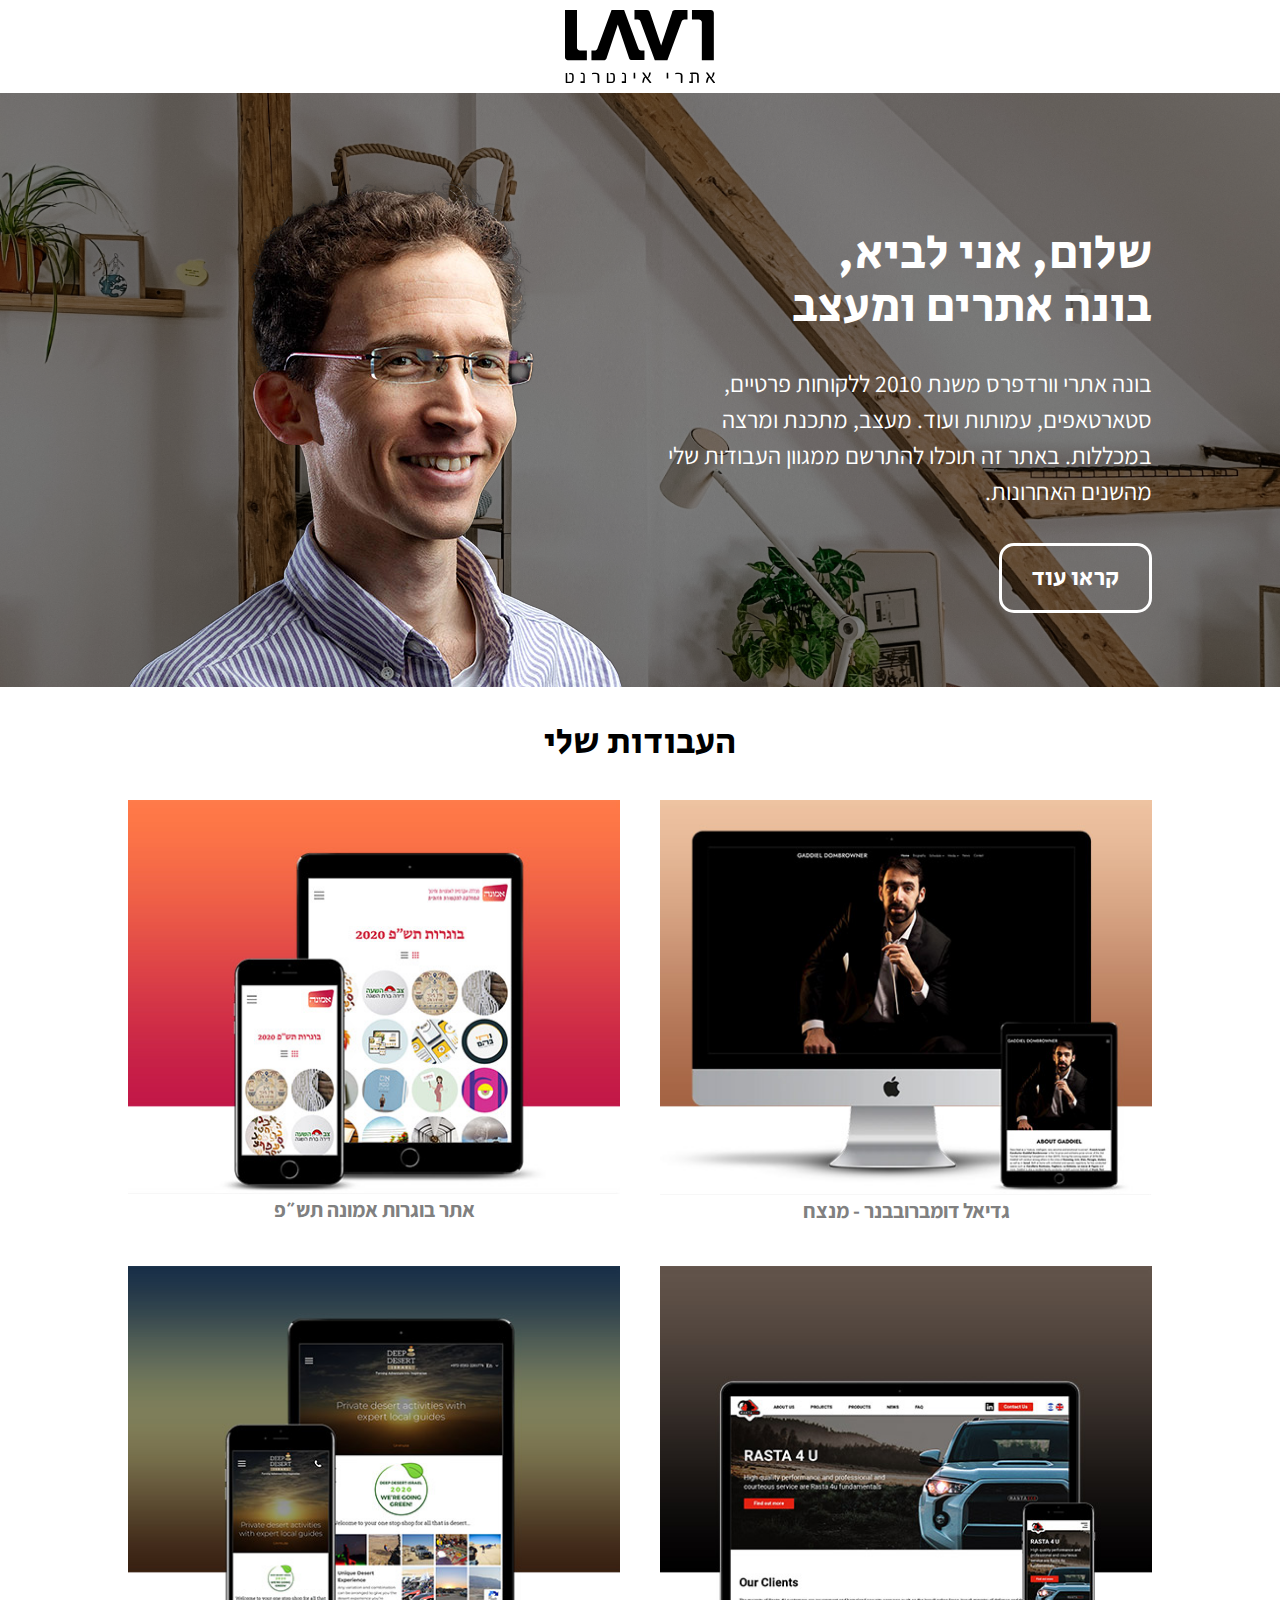
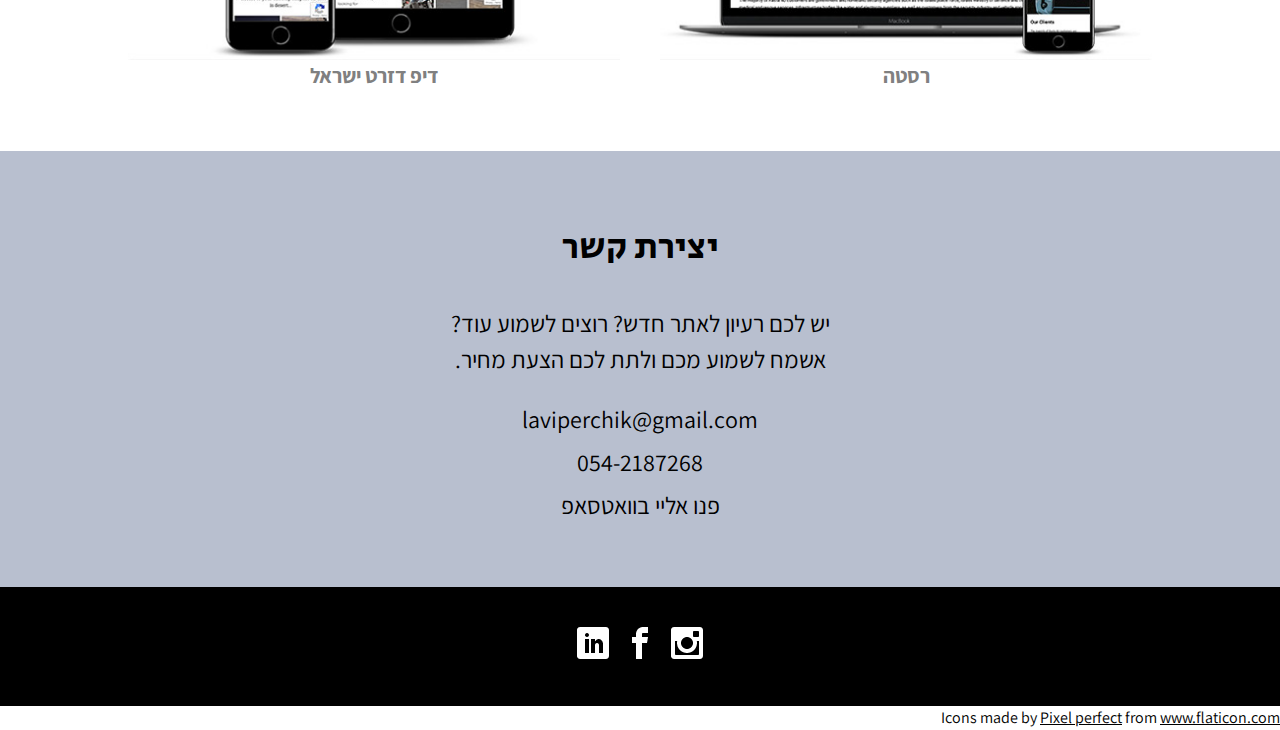
<file: index.html>
<!DOCTYPE html>
<html lang="he" dir="rtl">

<head>
  <meta charset="UTF-8">
  <title>פרוייקט מסכם סמסטר א - לביא</title>
  <link rel="preconnect" href="https://fonts.gstatic.com">
  <link href="https://fonts.googleapis.com/css2?family=Assistant:wght@400;700&family=Secular+One&display=swap" rel="stylesheet">
  <link rel="stylesheet" href="style.css">
</head>

<body>
  <img src="img/logo.svg" alt="LAVI - אתרי אינטרנט" class="logo">
  <div class="about">
    <div class="container">
      <div>
        <h1>שלום, אני לביא, <br>
          בונה אתרים ומעצב</h1>
        <p>בונה אתרי וורדפרס משנת 2010 ללקוחות פרטיים, סטארטאפים, עמותות ועוד. מעצב, מתכנת ומרצה במכללות. באתר זה תוכלו להתרשם ממגוון העבודות שלי מהשנים האחרונות.</p>
        <a href="#" class="button">קראו עוד</a>
      </div>
      <div>
        <img src="img/lavi.png" alt="לביא פרצ׳יק">
      </div>
    </div>
  </div>
  <div class="container">
    <h2>העבודות שלי</h2>
    <ul class="gallery">
      <li><img src="img/Group%201.jpg" alt="">
        גדיאל דומברובבנר - מנצח</li>
      <li><img src="img/Group%202.jpg" alt="">
        אתר בוגרות אמונה תש״פ</li>
      <li><img src="img/Group%203.jpg" alt="">רסטה </li>
      <li><img src="img/smartmockups_kfzir1rj.jpg" alt="">דיפ דזרט ישראל</li>
    </ul>
  </div>
  <div class="contact">
    <div class="container">
      <h2>יצירת קשר</h2>
      <p>יש לכם רעיון לאתר חדש? רוצים לשמוע עוד?<br>
        אשמח לשמוע מכם ולתת לכם הצעת מחיר.
      </p>
      <ul>
        <li><a href="mailto:laviperchik@gmail.com">laviperchik@gmail.com</a></li>
        <li><a href="tel:972542187268">054-2187268</a></li>
        <li><a href="https://wa.me/972542187268">פנו אליי בוואטסאפ</a></li>
      </ul>
    </div>
  </div>
  <div class="footer">
    <a target="_blank" href="https://www.instagram.com/laviperchik/"><img src="img/403-instagram.png" alt=""></a>
    <a target="_blank" href="https://www.facebook.com/laviperchik"><img src="img/Layer%201.png" alt=""></a>
    <a target="_blank" href="https://il.linkedin.com/in/laviperchik"><img src="img/458-linkedin.png" alt=""></a>
  </div>
  <div>
    <div>Icons made by <a href="https://www.flaticon.com/authors/pixel-perfect" title="Pixel perfect">Pixel perfect</a> from <a href="https://www.flaticon.com/" title="Flaticon">www.flaticon.com</a></div>

  </div>
  <!--
<video width="640" height="360" controls>
  <source src="videos/videoplayback.mp4" type="video/mp4">
</video>
-->
</body></html>
</file>
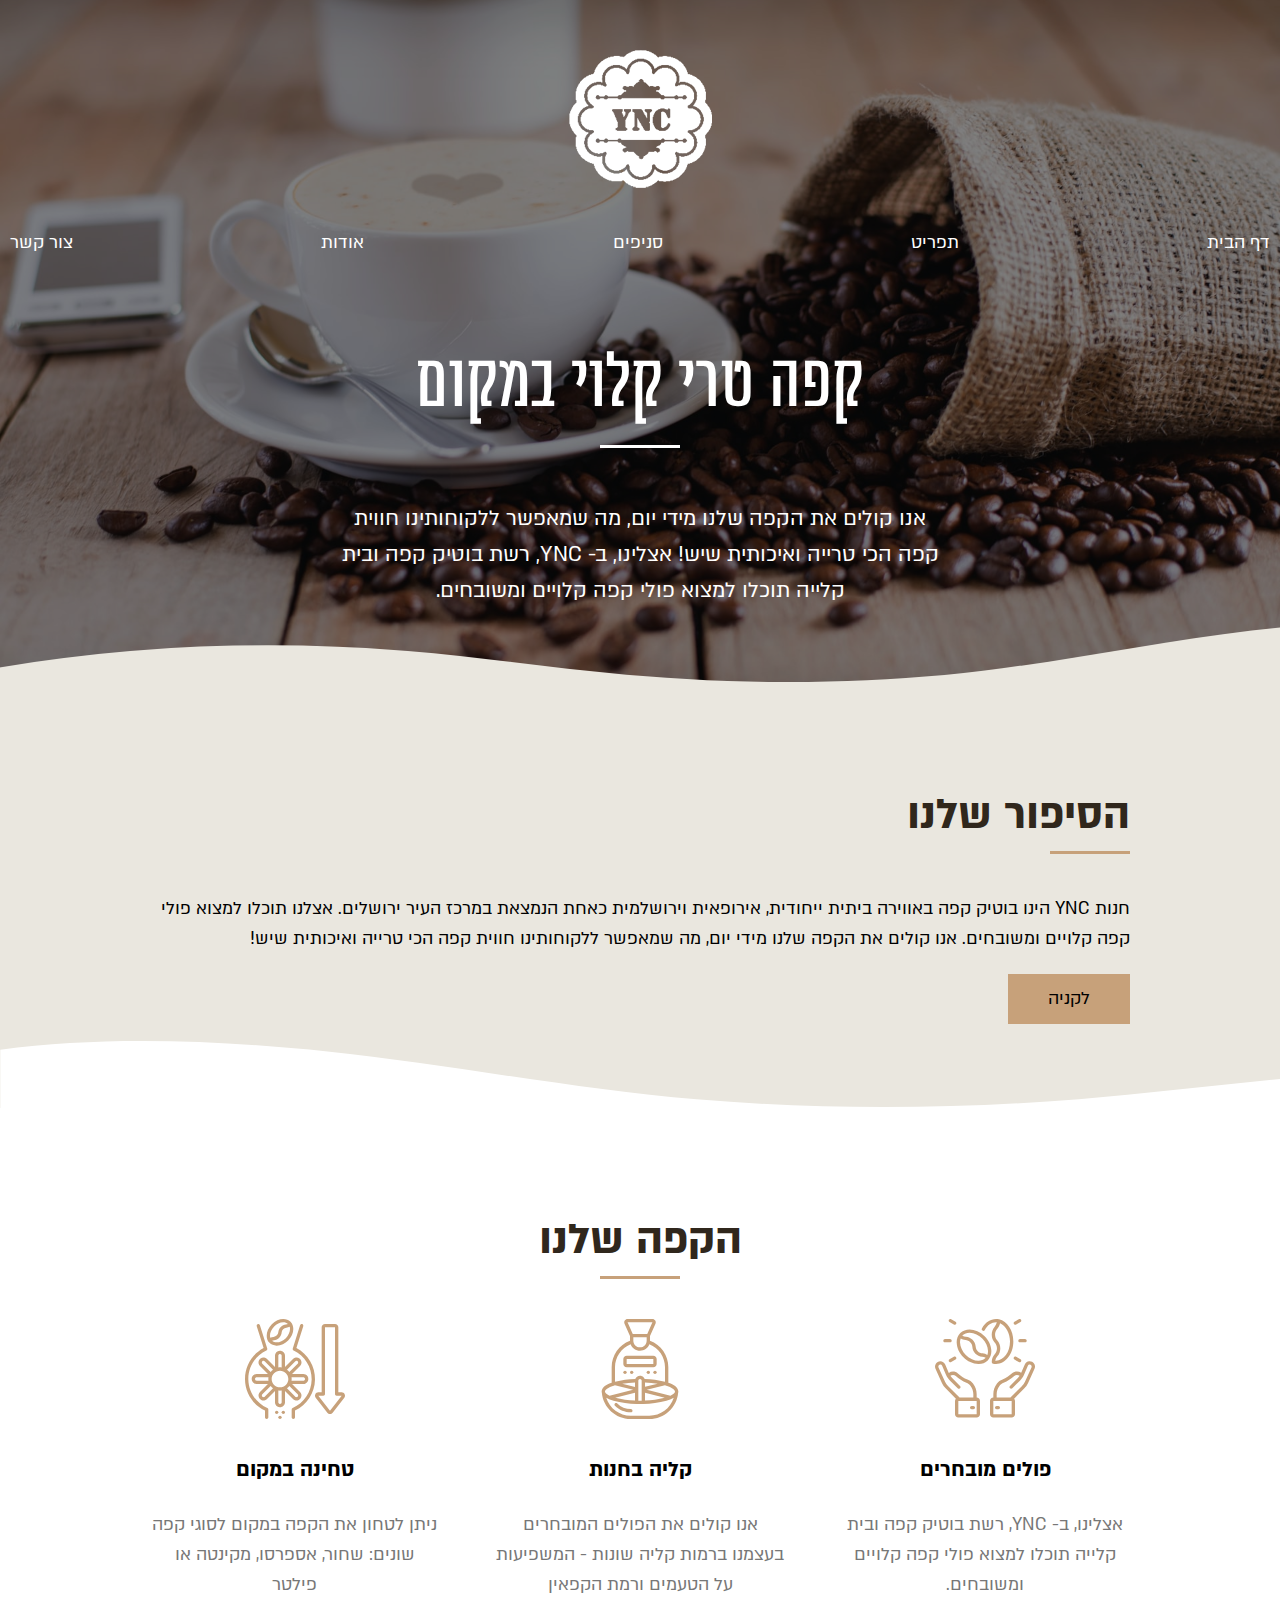
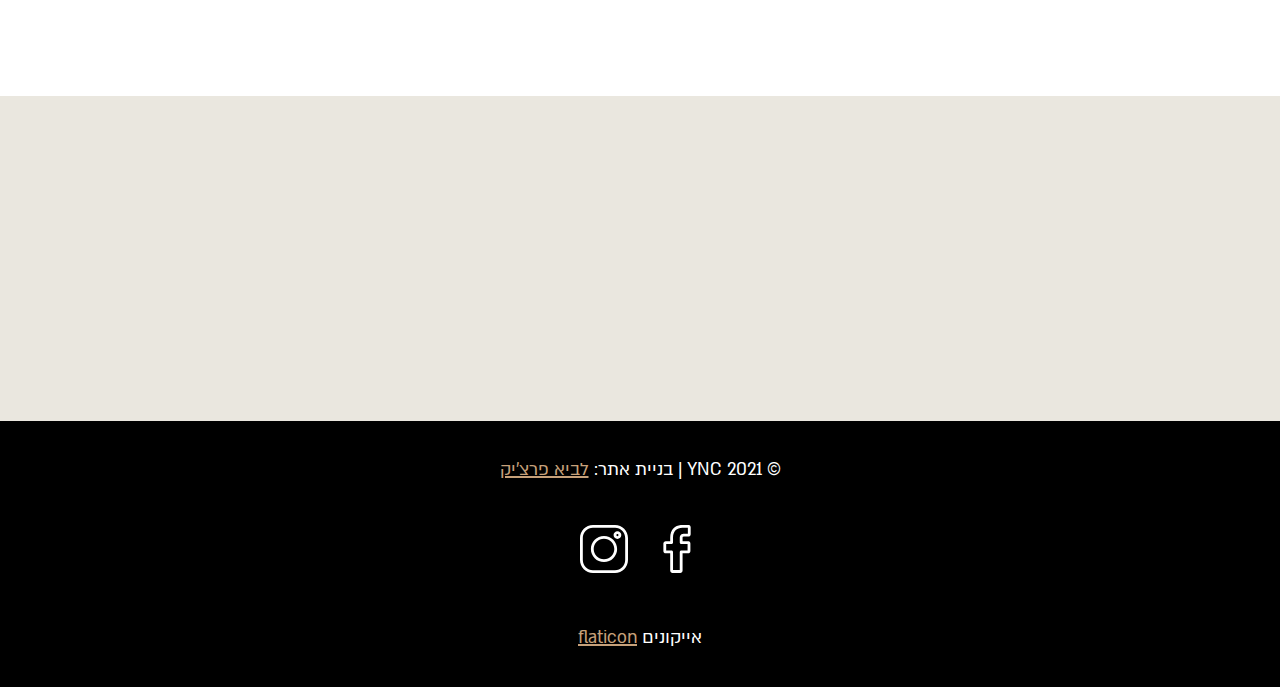
<file: semb/index.html>
<!DOCTYPE html>
<html lang="he" dir="rtl">

<head>
  <meta charset="UTF-8">
  <title>אתר בסיסי עם css</title>
  <link rel="stylesheet" href="style.css">
</head>

<body>

  <div class="banner">
    <header>
      <a href="index.html">
        <img src="img/logo.png" alt="You Need Coffee" class="logo">
      </a>
      <nav>
        <ul>
          <li><a href="index.html">דף הבית</a></li>
          <li><a href="menu.html">תפריט</a></li>
          <li><a href="branches.html">סניפים</a></li>
          <li><a href="about.html">אודות</a></li>
          <li><a href="contact.html">צור קשר</a></li>
        </ul>
      </nav>
    </header>


    <div class="container">
      <h1>קפה טרי קלוי במקום</h1>
      <p> אנו קולים את הקפה שלנו מידי יום, מה שמאפשר ללקוחותינו חווית קפה הכי טרייה ואיכותית שיש!

        אצלינו, ב- YNC, רשת בוטיק קפה ובית קלייה תוכלו למצוא פולי קפה קלויים ומשובחים.
      </p>
    </div>

    <div class="custom-shape-divider-bottom-1615827307">
      <svg data-name="Layer 1" xmlns="http://www.w3.org/2000/svg" viewBox="0 0 1200 120" preserveAspectRatio="none">
        <path d="M321.39,56.44c58-10.79,114.16-30.13,172-41.86,82.39-16.72,168.19-17.73,250.45-.39C823.78,31,906.67,72,985.66,92.83c70.05,18.48,146.53,26.09,214.34,3V0H0V27.35A600.21,600.21,0,0,0,321.39,56.44Z" class="shape-fill"></path>
      </svg>
    </div>
  </div>
  <div class="about">
    <div class="container">
      <h2>הסיפור שלנו</h2>
      <p>
        חנות YNC הינו בוטיק קפה באווירה ביתית ייחודית, אירופאית וירושלמית כאחת הנמצאת במרכז העיר ירושלים.
        אצלנו תוכלו למצוא פולי קפה קלויים ומשובחים.
        אנו קולים את הקפה שלנו מידי יום, מה שמאפשר
        ללקוחותינו חווית קפה הכי טרייה ואיכותית שיש!

      </p>
      <a href="#" class="button">לקניה</a>
      <!--  <img src="img/Untitled-1.jpg" alt="">-->
    </div>
    <div class="custom-shape-divider-bottom-1615827767">
      <svg data-name="Layer 1" xmlns="http://www.w3.org/2000/svg" viewBox="0 0 1200 120" preserveAspectRatio="none">
        <path d="M321.39,56.44c58-10.79,114.16-30.13,172-41.86,82.39-16.72,168.19-17.73,250.45-.39C823.78,31,906.67,72,985.66,92.83c70.05,18.48,146.53,26.09,214.34,3V0H0V27.35A600.21,600.21,0,0,0,321.39,56.44Z" class="shape-fill"></path>
      </svg>
    </div>
  </div>

  <div class="features">
    <div class="container">
      <h2>הקפה שלנו</h2>
      <ul>
        <li>
          <img src="img/043-beans.svg" alt="">
          <h3>פולים מובחרים</h3>
          <p> אצלינו, ב- YNC, רשת בוטיק קפה ובית קלייה תוכלו למצוא פולי קפה קלויים ומשובחים.
          </p>
        </li>
        <li>
          <img src="img/032-oven.svg" alt="">
          <h3>קליה בחנות</h3>
          <p>אנו קולים את הפולים המובחרים בעצמנו ברמות קליה שונות - המשפיעות על הטעמים ורמת הקפאין</p>
        </li>
        <li>
          <img src="img/028-grinder.svg" alt="">
          <h3>טחינה במקום</h3>
          <p>ניתן לטחון את הקפה במקום לסוגי קפה שונים: שחור, אספרסו, מקינטה או פילטר</p>
        </li>
      </ul>
    </div>
  </div>

  <div class="video">
    <iframe width="560" height="315" src="https://www.youtube-nocookie.com/embed/l24cs-ivZ6g" frameborder="0" allow="accelerometer; autoplay; clipboard-write; encrypted-media; gyroscope; picture-in-picture" allowfullscreen></iframe>
  </div>

  <footer>
    <p>&copy; 2021 YNC |
      בניית אתר:
      <a href="https://laviwebsites.com">לביא פרצ׳יק</a>
    </p>

    <p class="social">
      <a href="http://www.facebook.com/youneedcoffee"><img src="img/facebook.svg" alt="פייסבוק"></a>
      <a href="https://instagram.com/you_need_coffee"><img src="img/instagram.svg" alt="אינסטגרם"></a>
    </p>

    <p>אייקונים <a href="https://www.flaticon.com/" title="Flaticon">flaticon</a></p>
  </footer>
</body></html>
</file>
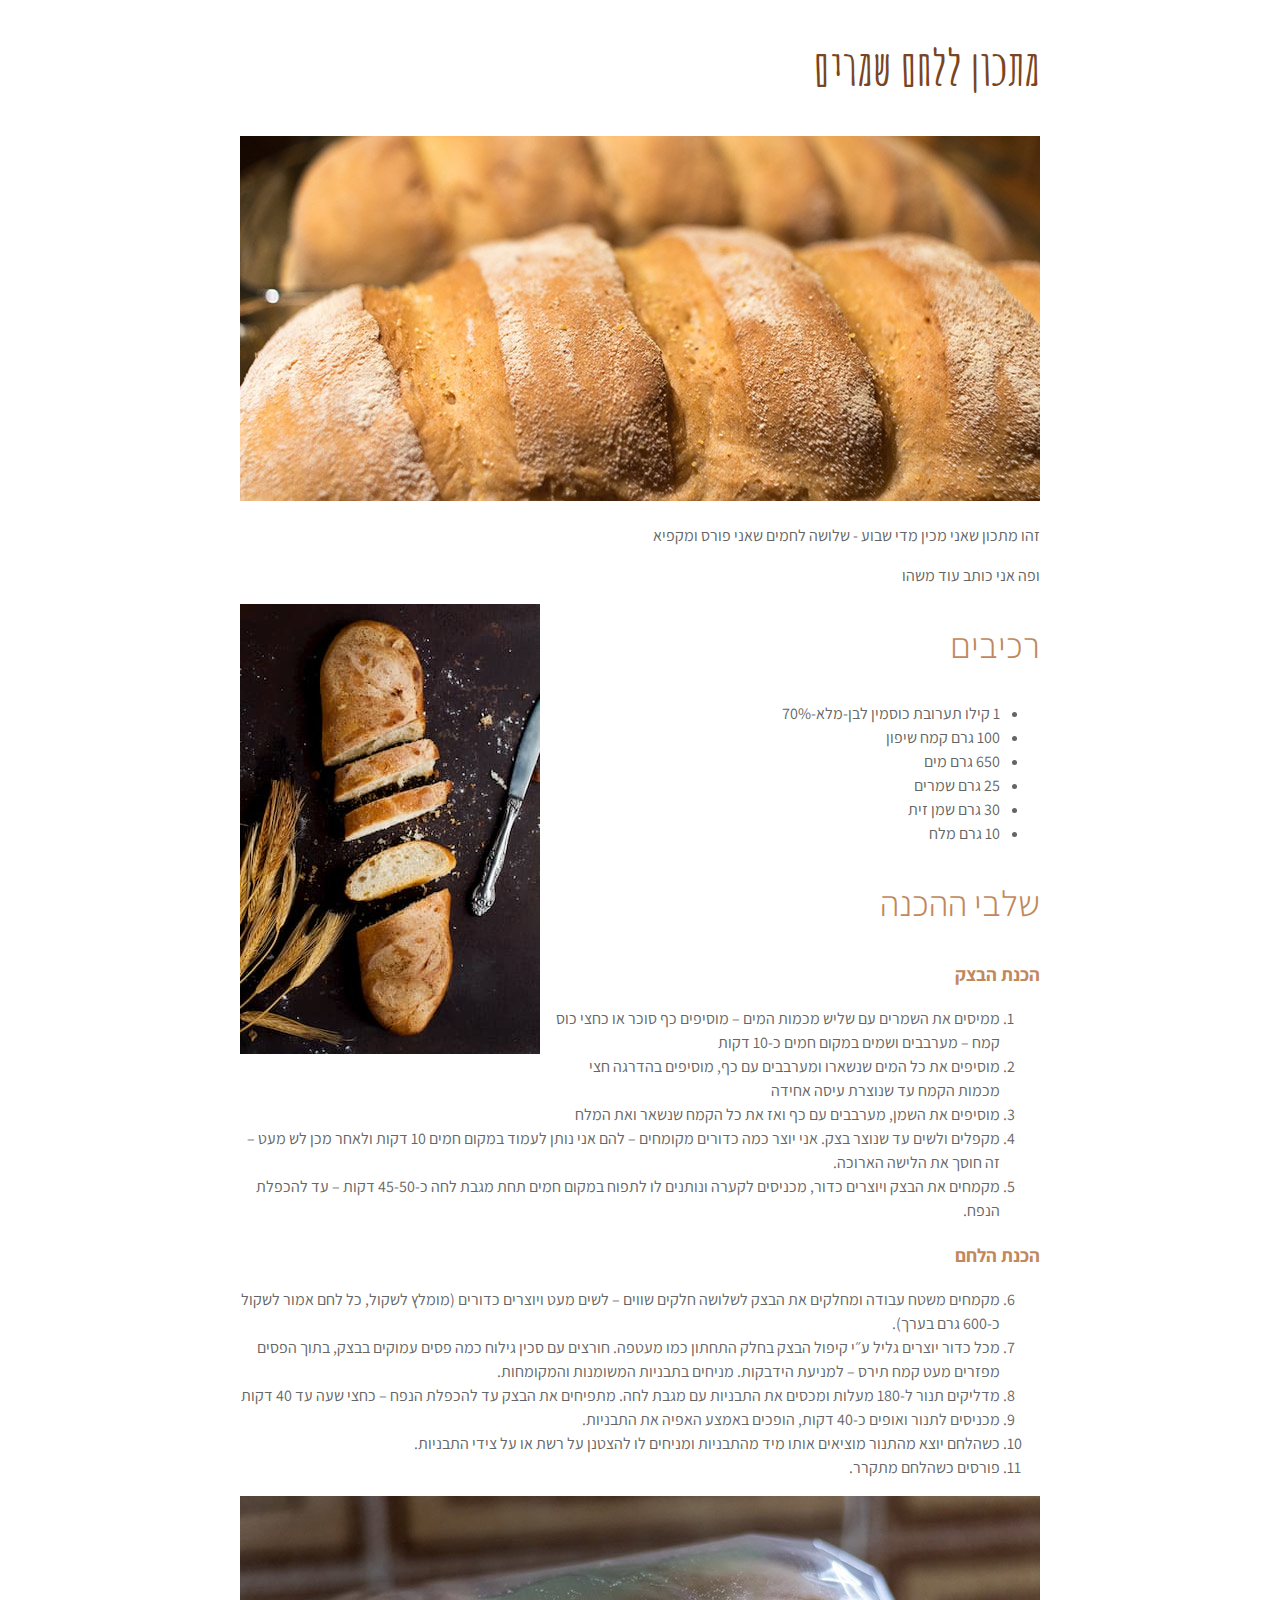
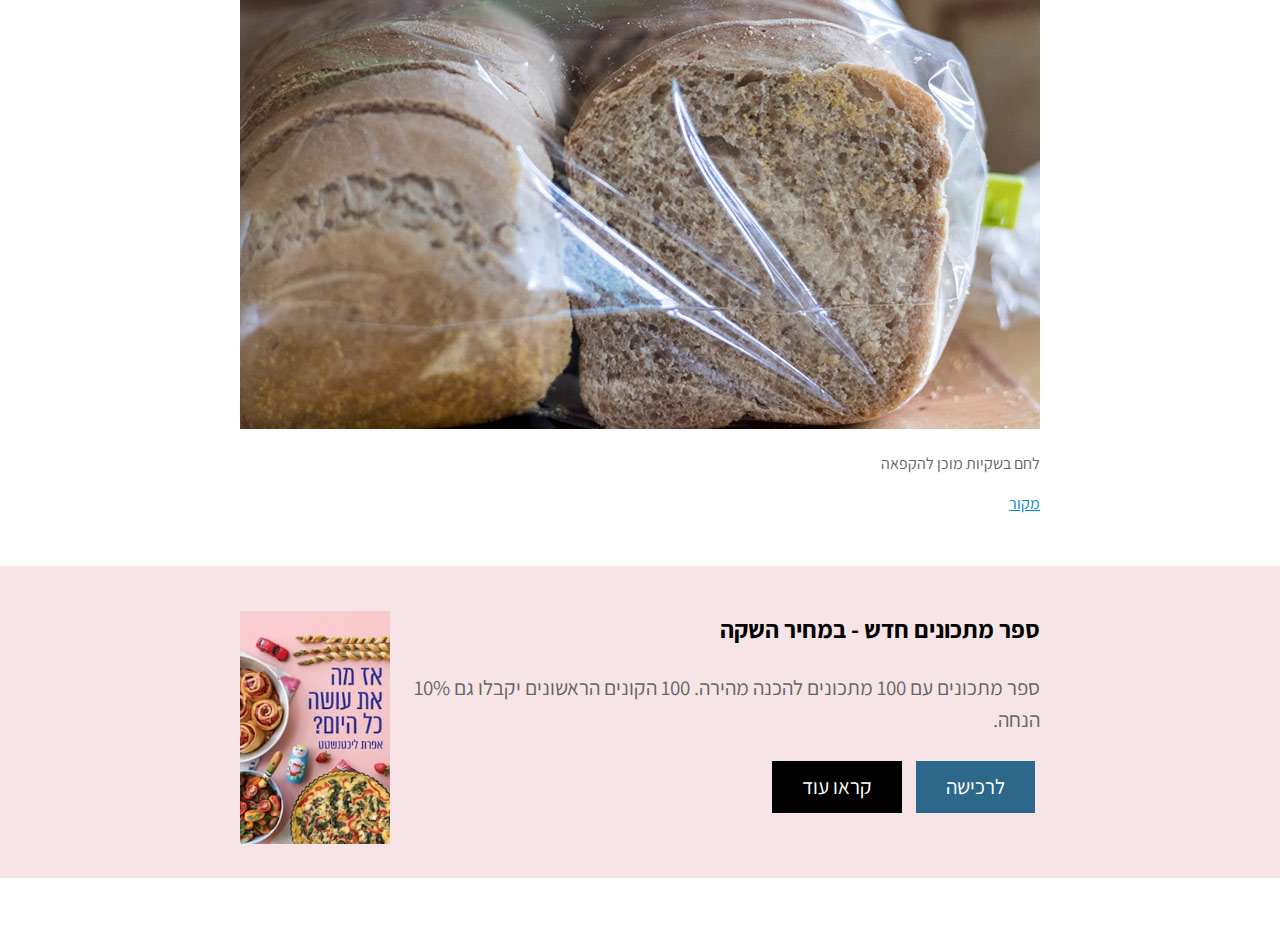
<file: 1.html>
<!DOCTYPE html>
<html lang="he" dir="rtl">

<head>
  <meta charset="UTF-8">
  <title>מתכון ללחם שמרים</title>
  <link rel="stylesheet" href="try.css">
  <link href="https://fonts.googleapis.com/css2?family=Amatic+SC:wght@700&family=Assistant:wght@300;400;700&display=swap" rel="stylesheet">
</head>

<body>
  <div class="container">
    <h1>מתכון ללחם שמרים</h1>
    <img src="img/bread.jpg" alt="לחם שמרים">
    <p>
      זהו מתכון שאני מכין מדי שבוע - שלושה לחמים שאני פורס ומקפיא
    </p>
    <p>
      ופה אני כותב עוד משהו
    </p>

    <img src="img/bread4.jpg" alt="" class="alignleft">
    <h2>רכיבים</h2>

    <ul>

      <li>1 קילו תערובת כוסמין לבן-מלא-70%</li>
      <li>100 גרם קמח שיפון</li>
      <li>650 גרם מים</li>
      <li>25 גרם שמרים</li>
      <li>30 גרם שמן זית</li>
      <li>10 גרם מלח</li>
    </ul>

    <!--    <img src="img/bread2.jpg" alt="הלחם בהתפחה">-->
    <h2>שלבי ההכנה</h2>
    <h3>הכנת הבצק</h3>
    <ol>
      <li>ממיסים את השמרים עם שליש מכמות המים – מוסיפים כף סוכר או כחצי כוס קמח – מערבבים ושמים במקום חמים כ-10 דקות</li>
      <li>מוסיפים את כל המים שנשארו ומערבבים עם כף, מוסיפים בהדרגה חצי מכמות הקמח עד שנוצרת עיסה אחידה</li>
      <li>מוסיפים את השמן, מערבבים עם כף ואז את כל הקמח שנשאר ואת המלח</li>
      <li>מקפלים ולשים עד שנוצר בצק. אני יוצר כמה כדורים מקומחים – להם אני נותן לעמוד במקום חמים 10 דקות ולאחר מכן לש מעט – זה חוסך את הלישה הארוכה.</li>
      <li>מקמחים את הבצק ויוצרים כדור, מכניסים לקערה ונותנים לו לתפוח במקום חמים תחת מגבת לחה כ-45-50 דקות – עד להכפלת הנפח.</li>
    </ol>
    <h3>הכנת הלחם</h3>
    <ol start=6>
      <li>מקמחים משטח עבודה ומחלקים את הבצק לשלושה חלקים שווים – לשים מעט ויוצרים כדורים (מומלץ לשקול, כל לחם אמור לשקול כ-600 גרם בערך).</li>
      <li>מכל כדור יוצרים גליל ע״י קיפול הבצק בחלק התחתון כמו מעטפה. חורצים עם סכין גילוח כמה פסים עמוקים בבצק, בתוך הפסים מפזרים מעט קמח תירס – למניעת הידבקות. מניחים בתבניות המשומנות והמקומחות.</li>
      <li>מדליקים תנור ל-180 מעלות ומכסים את התבניות עם מגבת לחה. מתפיחים את הבצק עד להכפלת הנפח – כחצי שעה עד 40 דקות</li>
      <li>מכניסים לתנור ואופים כ-40 דקות, הופכים באמצע האפיה את התבניות.</li>
      <li>כשהלחם יוצא מהתנור מוציאים אותו מיד מהתבניות ומניחים לו להצטנן על רשת או על צידי התבניות.</li>
      <li>פורסים כשהלחם מתקרר.</li>
    </ol>
    <img src="img/bread3.jpg" alt="לחם בשקיות מוכן להקפאה">
    <p>לחם בשקיות מוכן להקפאה</p>
    <a href="https://sweetmatkonim.wordpress.com/2019/09/23/%d7%9c%d7%97%d7%9d-%d7%a9%d7%9e%d7%a8%d7%99%d7%9d/">מקור</a>



  </div>
    <div class="cta">
      <div class="container">
        
        <img src="img/book.jpg" alt="" class="alignleft imgbook">
      <h3>ספר מתכונים חדש - במחיר השקה</h3>
      <p>ספר מתכונים עם 100 מתכונים להכנה מהירה. 100 הקונים הראשונים יקבלו גם 10% הנחה.</p>
      <a href="https://www.steimatzky.co.il/catalog/product/view/id/236137/" class="button">לרכישה</a>
      <a href="https://www.steimatzky.co.il/catalog/product/view/id/236137/" class="button button-black">קראו עוד</a>
      </div>
    </div>

</body></html>
</file>
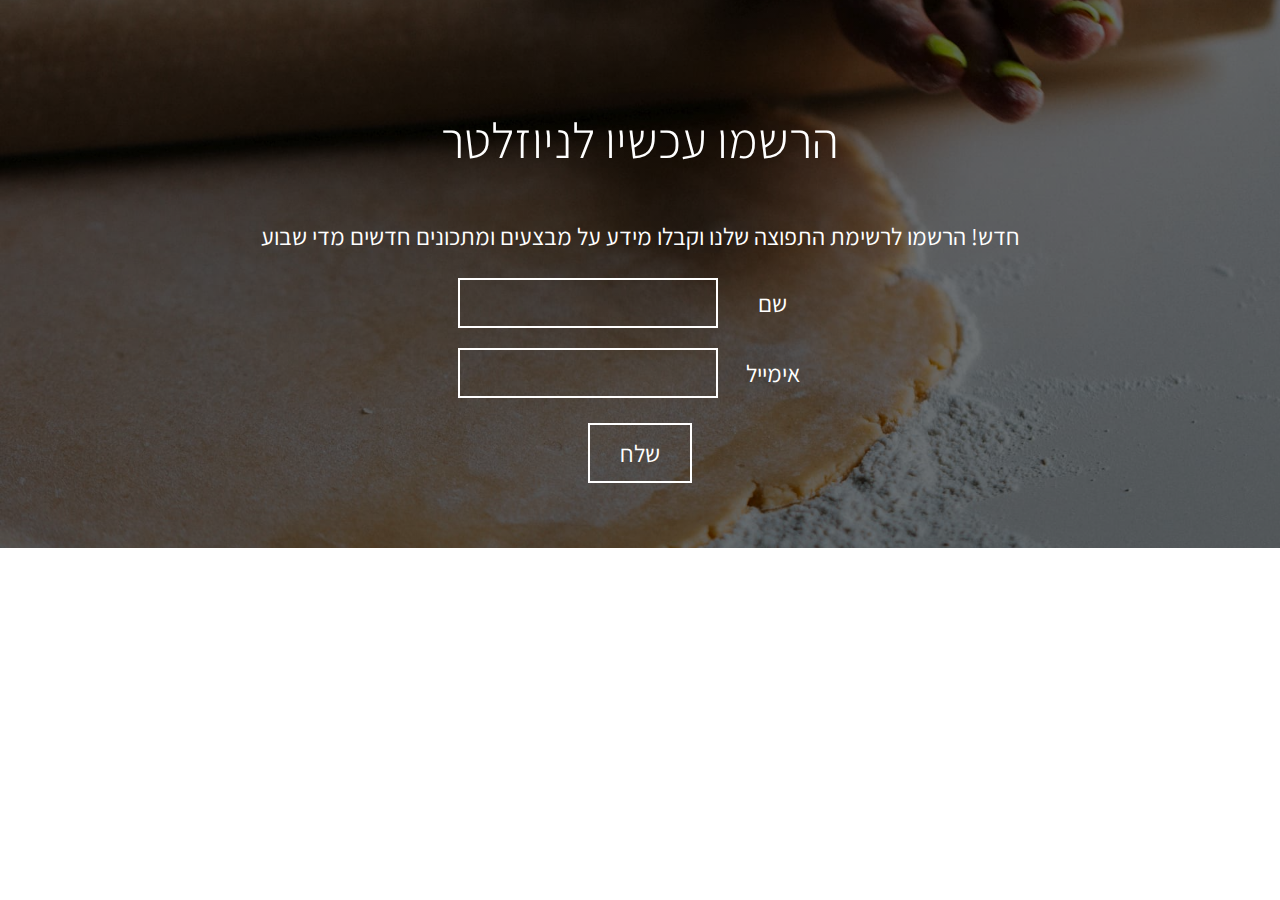
<file: 2.html>
<!DOCTYPE html>
<html lang="he" dir="rtl">

<head>
  <meta charset="UTF-8">
  <title>ניוזלטר</title>
  <link rel="stylesheet" href="try.css">
  <link href="https://fonts.googleapis.com/css2?family=Amatic+SC:wght@700&family=Assistant:wght@300;400;700&display=swap" rel="stylesheet">
</head>

<body>
  <div class="news">
    <h2>הרשמו עכשיו לניוזלטר</h2>
    <p><span>חדש!</span> הרשמו לרשימת התפוצה שלנו וקבלו מידע על מבצעים ומתכונים חדשים מדי שבוע</p>
    <form action="">
      <label>
        <span>שם</span>
        <input type="text">
      </label>
      <label>
        <span>אימייל</span>
        <input type="email" dir="ltr">
      </label>
      <input type="submit" value="שלח" class="button">
    </form>
  </div>
</body></html>
</file>
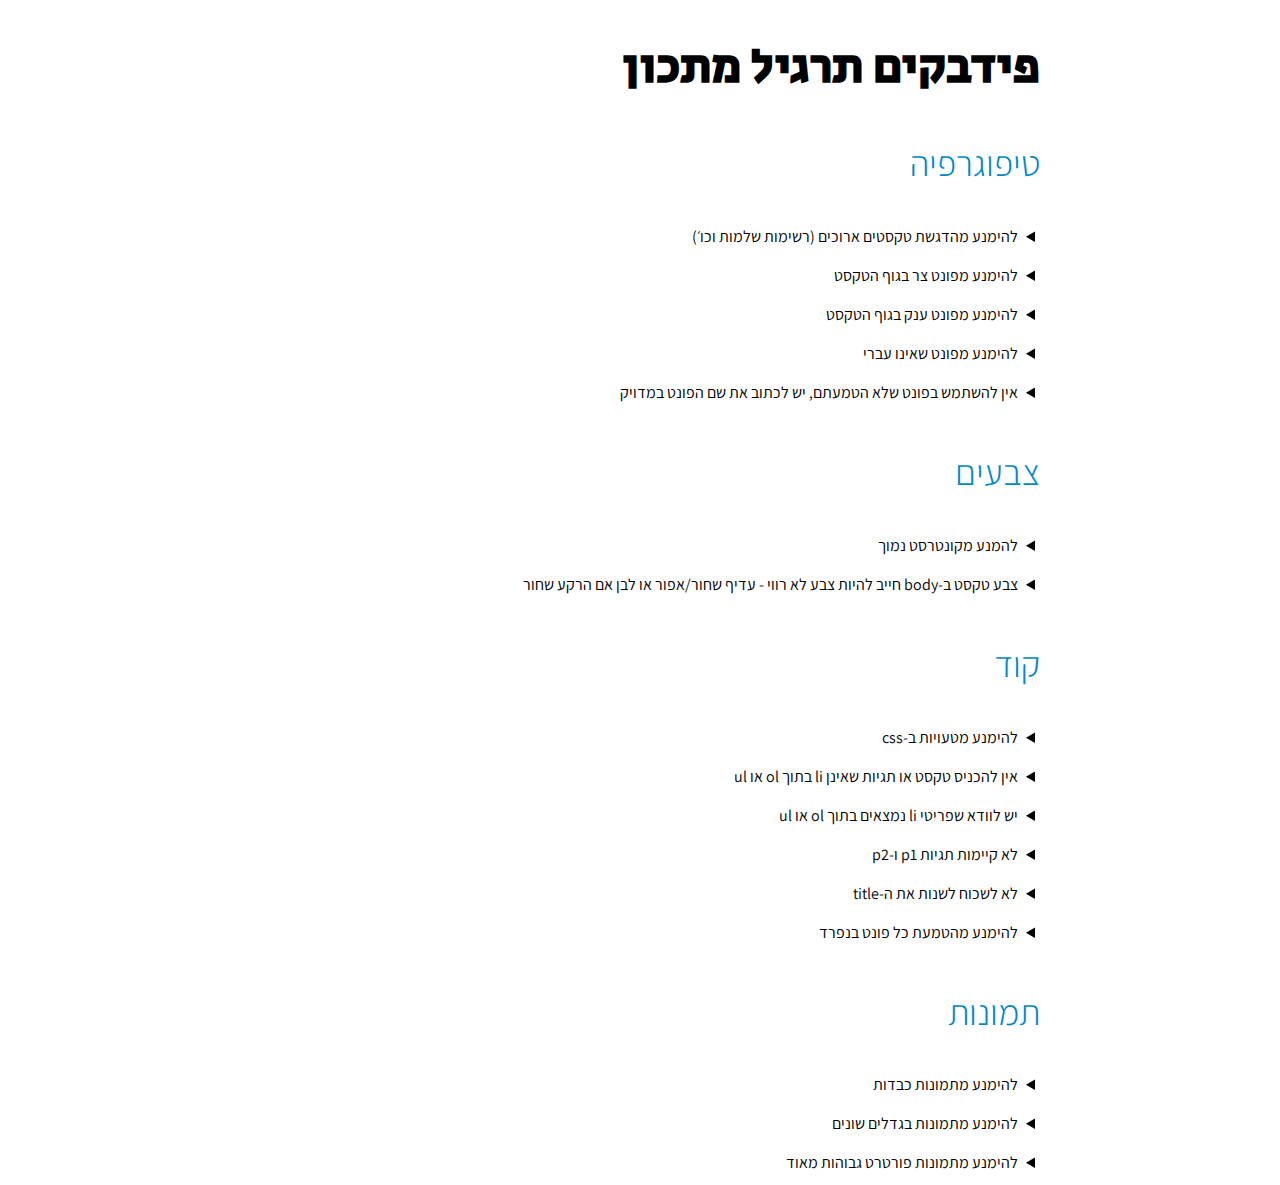
<file: feedback1.html>
<!DOCTYPE html>
<html lang="he" dir="rtl">
<head>
  <meta charset="UTF-8">
  <title>פידבקים תרגיל מתכון </title>
  <link rel="stylesheet" href="fb.css">
  <link href="https://fonts.googleapis.com/css2?family=Secular+One:wght@400&family=Assistant:wght@300;400;700&display=swap" rel="stylesheet">
</head>

<body>
  <div class="container">

    <h1>פידבקים תרגיל מתכון</h1>
    <h2>טיפוגרפיה</h2>
    <details>
      <summary>להימנע מהדגשת טקסטים ארוכים (רשימות שלמות וכו׳)</summary>
      <img src="img/screenshots/Screen%20Shot%202020-11-16%20at%2012.51.19.png" alt="">
    </details>
    <details>
      <summary>להימנע מפונט צר בגוף הטקסט</summary>
      <img src="img/screenshots/Screen%20Shot%202020-11-16%20at%2012.51.48.png" alt="">
    </details>

    <details>
      <summary>להימנע מפונט ענק בגוף הטקסט</summary>
      <img src="img/screenshots/Screen%20Shot%202020-11-16%20at%2013.07.52.png" alt="">
    </details>

    <details>
      <summary>להימנע מפונט שאינו עברי</summary>
      <img src="img/screenshots/Screen%20Shot%202020-11-16%20at%2013.11.31.png" alt="">
    </details>

    <details>
      <summary>אין להשתמש בפונט שלא הטמעתם, יש לכתוב את שם הפונט במדויק</summary>
      <img src="img/screenshots/Screen%20Shot%202020-11-16%20at%2013.21.31.png" alt="">
    </details>
    <h2>צבעים</h2>
    <details>
      <summary>להמנע מקונטרסט נמוך</summary>
      <img src="img/screenshots/Screen%20Shot%202020-11-16%20at%2012.57.41.png" alt="">
    </details>

    <details>
      <summary>צבע טקסט ב-body חייב להיות צבע לא רווי - עדיף שחור/אפור או לבן אם הרקע שחור</summary>
      <img src="img/screenshots/Screen%20Shot%202020-11-16%20at%2013.04.51.png" alt="">
    </details>





    <h2>קוד</h2>
    <details>
      <summary>להימנע מטעויות ב-css</summary>
      <img src="img/screenshots/Screen%20Shot%202020-11-16%20at%2013.00.16.png" alt="">
    </details>

    <details>
      <summary>אין להכניס טקסט או תגיות שאינן li בתוך ol או ul</summary>
      <img src="img/screenshots/Screen%20Shot%202020-11-16%20at%2013.01.43.png" alt="">
      <img src="img/screenshots/Screen%20Shot%202020-11-16%20at%2013.06.28.png" alt="">
      <img src="img/screenshots/Screen%20Shot%202020-11-16%20at%2013.12.30.png" alt="">
    </details>

    <details>
      <summary>יש לוודא שפריטי li נמצאים בתוך ol או ul</summary>
      <img src="img/screenshots/Screen%20Shot%202020-11-16%20at%2013.23.27.png" alt="">
    </details>
    <details>
      <summary>לא קיימות תגיות p1 ו-p2</summary>
      <img src="img/screenshots/Screen%20Shot%202020-11-16%20at%2013.03.54.png" alt="">
    </details>

    <details>
      <summary>לא לשכוח לשנות את ה-title</summary>
      <img src="img/screenshots/Screen%20Shot%202020-11-16%20at%2013.24.45.png" alt="">
    </details>


    <details>
      <summary>להימנע מהטמעת כל פונט בנפרד</summary>
      <img src="img/screenshots/Screen%20Shot%202020-11-16%20at%2014.29.03.png" alt="">
    </details>
    <h2>תמונות</h2>
    <details>
      <summary>להימנע מתמונות כבדות</summary>
      <img src="img/screenshots/Screen%20Shot%202020-11-16%20at%2013.09.56.png" alt="">
    </details>
    <details>
      <summary>להימנע מתמונות בגדלים שונים</summary>
      <img src="img/screenshots/Screen%20Shot%202020-11-16%20at%2013.14.40.png" alt="">
    </details>
    <details>
      <summary>להימנע מתמונות פורטרט גבוהות מאוד</summary>
      <img src="img/screenshots/Screen%20Shot%202020-11-16%20at%2013.15.39.png" alt="">
    </details>

  </div>
</body></html>
</file>
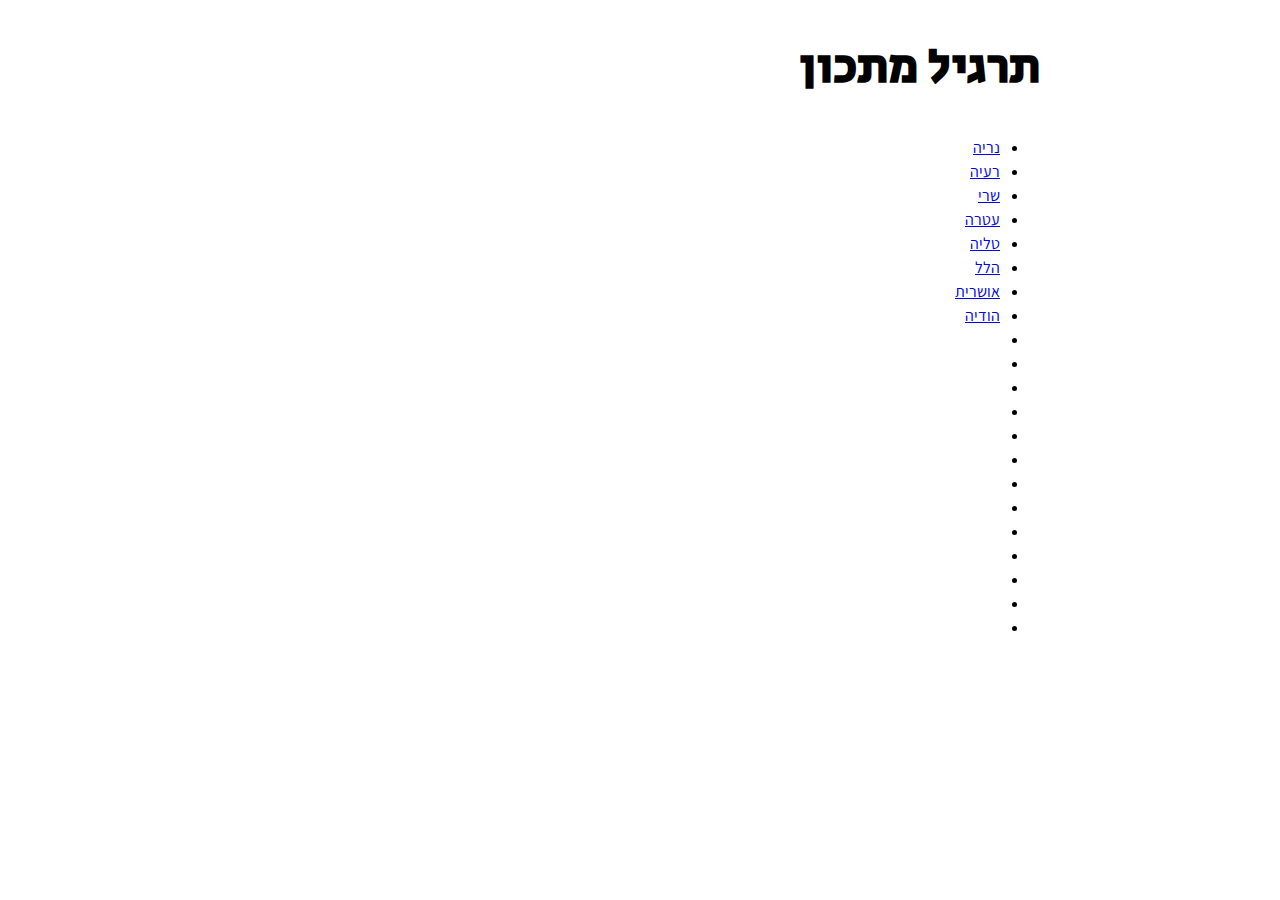
<file: hw1.html>
<!DOCTYPE html>
<html lang="he" dir="rtl">
<head>
  <meta charset="UTF-8">
  <title> תרגיל מתכון </title>
  <link rel="stylesheet" href="fb.css">
  <link href="https://fonts.googleapis.com/css2?family=Secular+One:wght@400&family=Assistant:wght@300;400;700&display=swap" rel="stylesheet">
</head>

<body>
  <div class="container">

    <h1> תרגיל מתכון</h1>
    <ul>
      <li><a href="https://brhvnur.github.io/neriya-mor-1/atar1.html">נריה</a>
      <li><a href="https://raaya17.github.io/Atar1./1.html">רעיה</a>
      <li><a href="https://sarirad.github.io/firstprojectwebdesigncourse/htmlcode.html">שרי</a>
      <li><a href="https://ataray3.github.io/First-project/1.html">עטרה</a>
      <li><a href="https://talia1591.github.io/web-desien-githab/1.html">טליה</a>
      <li><a href="https://hallel501.github.io/hallel/1.html">הלל</a>
      <li><a href="https://osrit-ye.github.io/oshrityechezkel/1.html">אושרית</a>
      <li><a href="https://hodayabenhamo.github.io/first/2.html">הודיה</a>
      <li><a href="https://atarahadad.github.io/atarahadadweb/1.html"></a>
      <li><a href="https://amiyya.github.io/web.amiya/1.html"></a>
      <li><a href="https://temimaswirsky.github.io/temima-s-couch/firstsite.html"></a>
      <li><a href="https://hodaya-kalman.github.io/hodaya/1.html"></a>
      <li><a href="https://eliannahagbi.github.io/firstprojectelianna/1.html"></a>
      <li><a href="https://abigailps.github.io/avigail-webdesign/avigail1.html"></a>
      <li><a href="https://maorzederboim.github.io/webdesign--maor/1.html"></a>
      <li><a href="https://noayehezkeli.github.io/first-try-github/firstry.html"></a>
      <li><a href="https://jennieserur.github.io/webdesign-github/uno.html"></a>
      <li><a href="https://aviya937.github.io/aviyadesign/aviya.html"></a>
      <li><a href="https://yifat1234.github.io/web/1.html"></a>
      <li><a href="https://edencohen-a.github.io/Eden-Cohen-project-1/eden1.html"></a>
      <li><a href="https://achinoamharkochav.github.io/achinoamh/matkon.html"></a>
    </ul>
  </div>
</body></html>
</file>
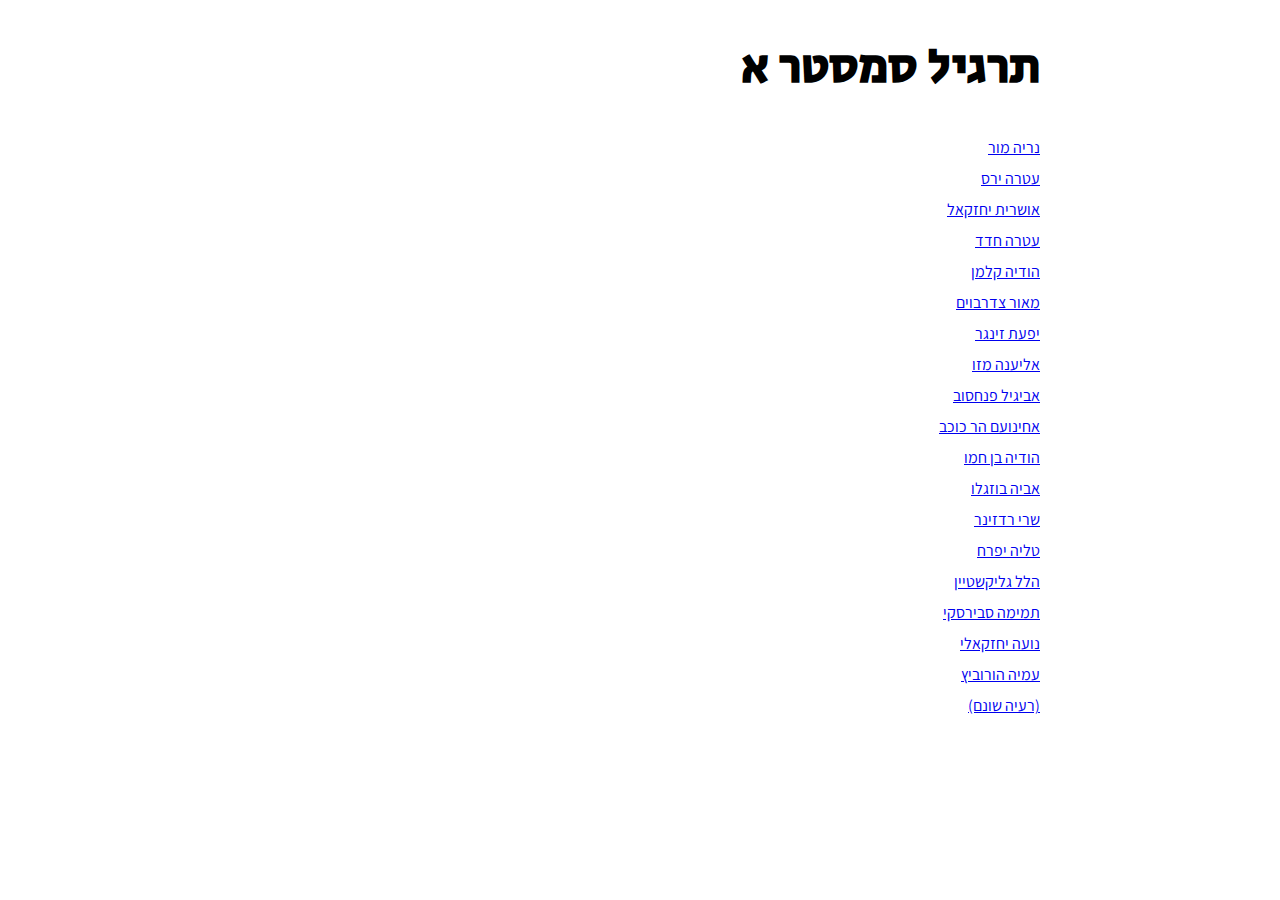
<file: feedback1/hw2.html>
<!DOCTYPE html>
<html lang="he" dir="rtl">
<head>
  <meta charset="UTF-8">
  <title> תרגיל סמסטר א </title>
  <link rel="stylesheet" href="fb.css">
  <link href="https://fonts.googleapis.com/css2?family=Secular+One:wght@400&family=Assistant:wght@300;400;700&display=swap" rel="stylesheet">
</head>

<body>
  <div class="container">

    <h1> תרגיל סמסטר א</h1>
    <ul>
      <li><a target="_blank" href="https://brhvnur.github.io/neriya-mor-1/">נריה מור</a></li>
<li><a target="_blank" href="https://ataray3.github.io/First-project/">עטרה ירס</a></li>
<li><a target="_blank" href="https://osrit-ye.github.io/oshrityechezkel/">אושרית יחזקאל </a></li>
<li><a target="_blank" href="https://atarahadad.github.io/atarahadadweb/">עטרה חדד</a></li>
<li><a target="_blank" href="https://hodaya-kalman.github.io/hodaya/">הודיה קלמן</a></li>
<li><a target="_blank" href="https://maorzederboim.github.io/webdesign-maor2/">מאור צדרבוים</a></li>
<li><a target="_blank" href="https://yifat1234.github.io/web/">יפעת זינגר</a></li>
<li><a target="_blank" href="https://eliannahagbi.github.io/firstprojectelianna/">אליענה מזו</a></li>
<li><a target="_blank" href="https://abigailps.github.io/avigail-webdesign/">אביגיל פנחסוב</a></li>
<li><a target="_blank" href="https://achinoamharkochav.github.io/achinoam21/">אחינועם הר כוכב</a></li>
<li><a target="_blank" href="https://hodayabenhamo.github.io/first/">הודיה בן חמו</a></li>
<li><a target="_blank" href="https://aviya937.github.io/aviyadesign/">אביה בוזגלו</a></li>
<li><a target="_blank" href="https://sarirad.github.io/firstprojectwebdesigncourse/">שרי רדזינר</a></li>
<li><a target="_blank" href="https://talia1591.github.io/web-desien-githab/">טליה יפרח</a></li>
<li><a target="_blank" href="https://hallel501.github.io/hallel/">הלל גליקשטיין</a></li>
<li><a target="_blank" href="https://temimaswirsky.github.io/temima-s-couch/">תמימה סבירסקי</a></li>
<li><a target="_blank" href="https://noayehezkeli.github.io/first-try-github/">נועה יחזקאלי</a></li>
<li><a target="_blank" href="https://amiyya.github.io/web.amiya/">עמיה הורוביץ</a></li>
<li><a target="_blank" href="https://raaya17.github.io/Atar1./">(רעיה שונם)</a></li>
    </ul>
  </div>
</body></html>
</file>
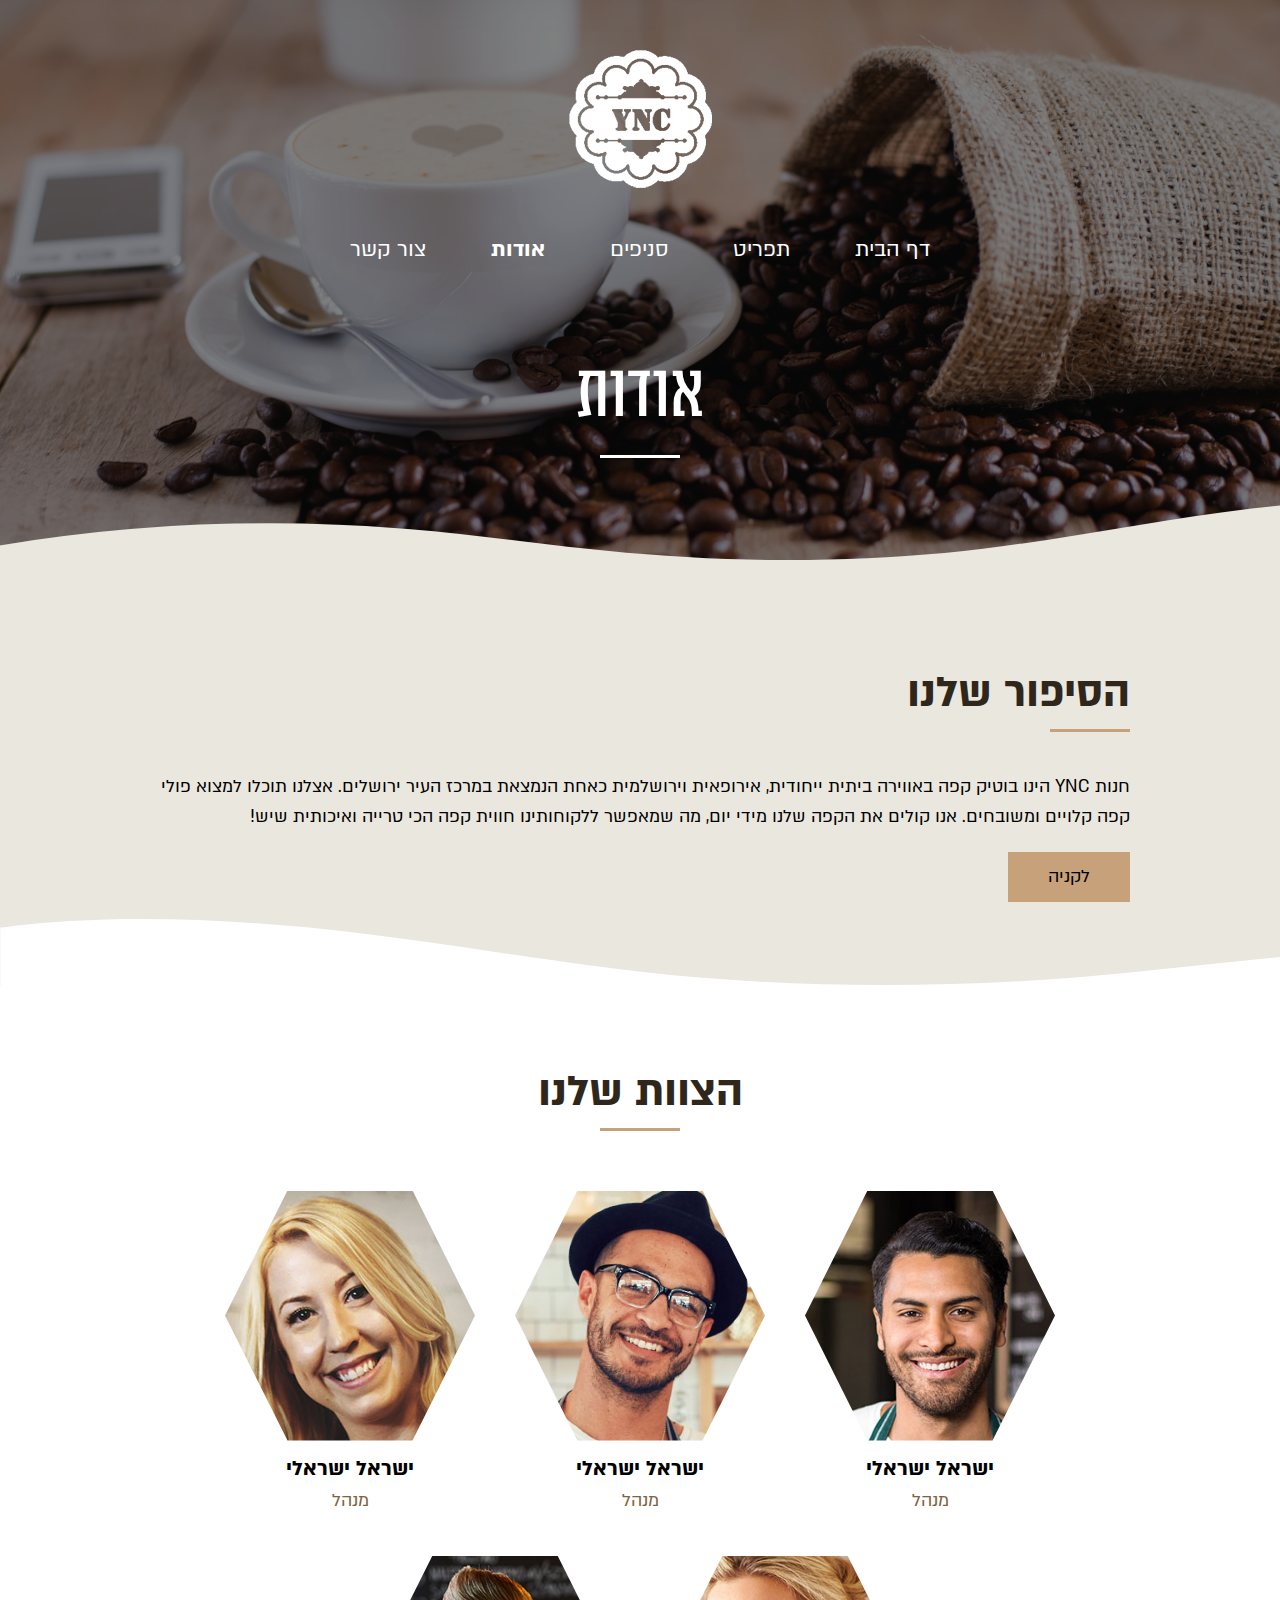
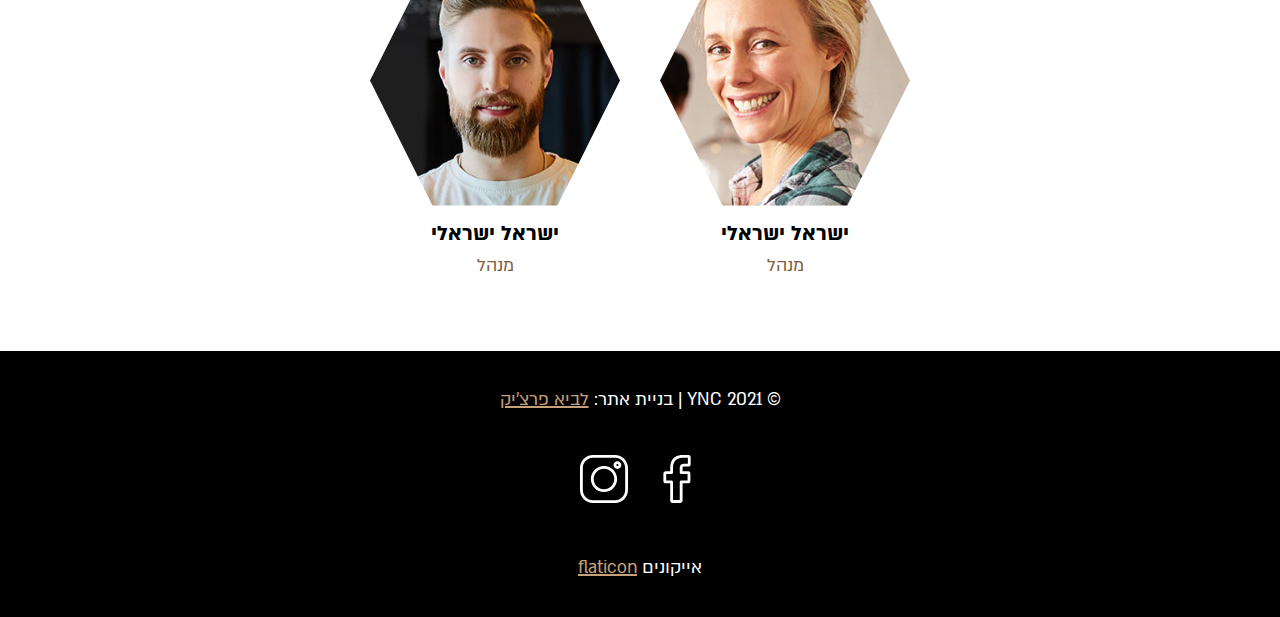
<file: semb/about.html>
<!DOCTYPE html>
<html lang="he" dir="rtl">

<head>
  <meta charset="UTF-8">
  <title>אודות | YNC</title>
  <link rel="stylesheet" href="style.css">
</head>

<body>

  <div class="banner">
    <header>
      <a href="index.html">
        <img src="img/logo.png" alt="You Need Coffee" class="logo">
      </a>
      <nav>
       <div class="container">
        <ul>
          <li><a href="index.html">דף הבית</a></li>
          <li><a href="menu.html">תפריט</a></li>
          <li><a href="branches.html">סניפים</a></li>
          <li class="current"><a href="about.html">אודות</a></li>
          <li><a href="contact.html">צור קשר</a></li>
        </ul>
        </div>
      </nav>
    </header>


    <div class="container">
      <h1>אודות</h1>
    </div>

    <div class="custom-shape-divider-bottom-1615827307">
      <svg data-name="Layer 1" xmlns="http://www.w3.org/2000/svg" viewBox="0 0 1200 120" preserveAspectRatio="none">
        <path d="M321.39,56.44c58-10.79,114.16-30.13,172-41.86,82.39-16.72,168.19-17.73,250.45-.39C823.78,31,906.67,72,985.66,92.83c70.05,18.48,146.53,26.09,214.34,3V0H0V27.35A600.21,600.21,0,0,0,321.39,56.44Z" class="shape-fill"></path>
      </svg>
    </div>
  </div>
  <div class="about">
    <div class="container">
      <h2>הסיפור שלנו</h2>
      <p>
        חנות YNC הינו בוטיק קפה באווירה ביתית ייחודית, אירופאית וירושלמית כאחת הנמצאת במרכז העיר ירושלים.
        אצלנו תוכלו למצוא פולי קפה קלויים ומשובחים.
        אנו קולים את הקפה שלנו מידי יום, מה שמאפשר
        ללקוחותינו חווית קפה הכי טרייה ואיכותית שיש!

      </p>
      <a href="#" class="button">לקניה</a>
      <!--  <img src="img/Untitled-1.jpg" alt="">-->
    </div>
    <div class="custom-shape-divider-bottom-1615827767">
      <svg data-name="Layer 1" xmlns="http://www.w3.org/2000/svg" viewBox="0 0 1200 120" preserveAspectRatio="none">
        <path d="M321.39,56.44c58-10.79,114.16-30.13,172-41.86,82.39-16.72,168.19-17.73,250.45-.39C823.78,31,906.67,72,985.66,92.83c70.05,18.48,146.53,26.09,214.34,3V0H0V27.35A600.21,600.21,0,0,0,321.39,56.44Z" class="shape-fill"></path>
      </svg>
    </div>
  </div>

  <div class="team-wrap">
    <div class="container">
      <h2>הצוות שלנו</h2>
      <ul class="team">
        <li> 
        <img src="img/Team-img-2.jpg" alt="">
          <h3>ישראל ישראלי</h3>
          <p>מנהל</p>
        </li>
        <li>
        <img src="img/Team-img-3.jpg" alt="">
          <h3>ישראל ישראלי</h3>
          <p>מנהל</p>
        </li>
        <li>
        <img src="img/Team-img-4.jpg" alt="">
          <h3>ישראל ישראלי</h3>
          <p>מנהל</p>
        </li>
        <li>
        <img src="img/Team-img-5.jpg" alt="">
          <h3>ישראל ישראלי</h3>
          <p>מנהל</p>
        </li>
        <li>
        <img src="img/Layer%200.jpg" alt="">
          <h3>ישראל ישראלי</h3>
          <p>מנהל</p>
        </li>
      </ul>
    </div>
  </div>



  <footer>
    <p>&copy; 2021 YNC |
      בניית אתר:
      <a href="https://laviwebsites.com">לביא פרצ׳יק</a>
    </p>

    <p class="social">
      <a href="http://www.facebook.com/youneedcoffee"><img src="img/facebook.svg" alt="פייסבוק"></a>
      <a href="https://instagram.com/you_need_coffee"><img src="img/instagram.svg" alt="אינסטגרם"></a>
    </p>

    <p>אייקונים <a href="https://www.flaticon.com/" title="Flaticon">flaticon</a></p>
  </footer>
</body></html>
</file>
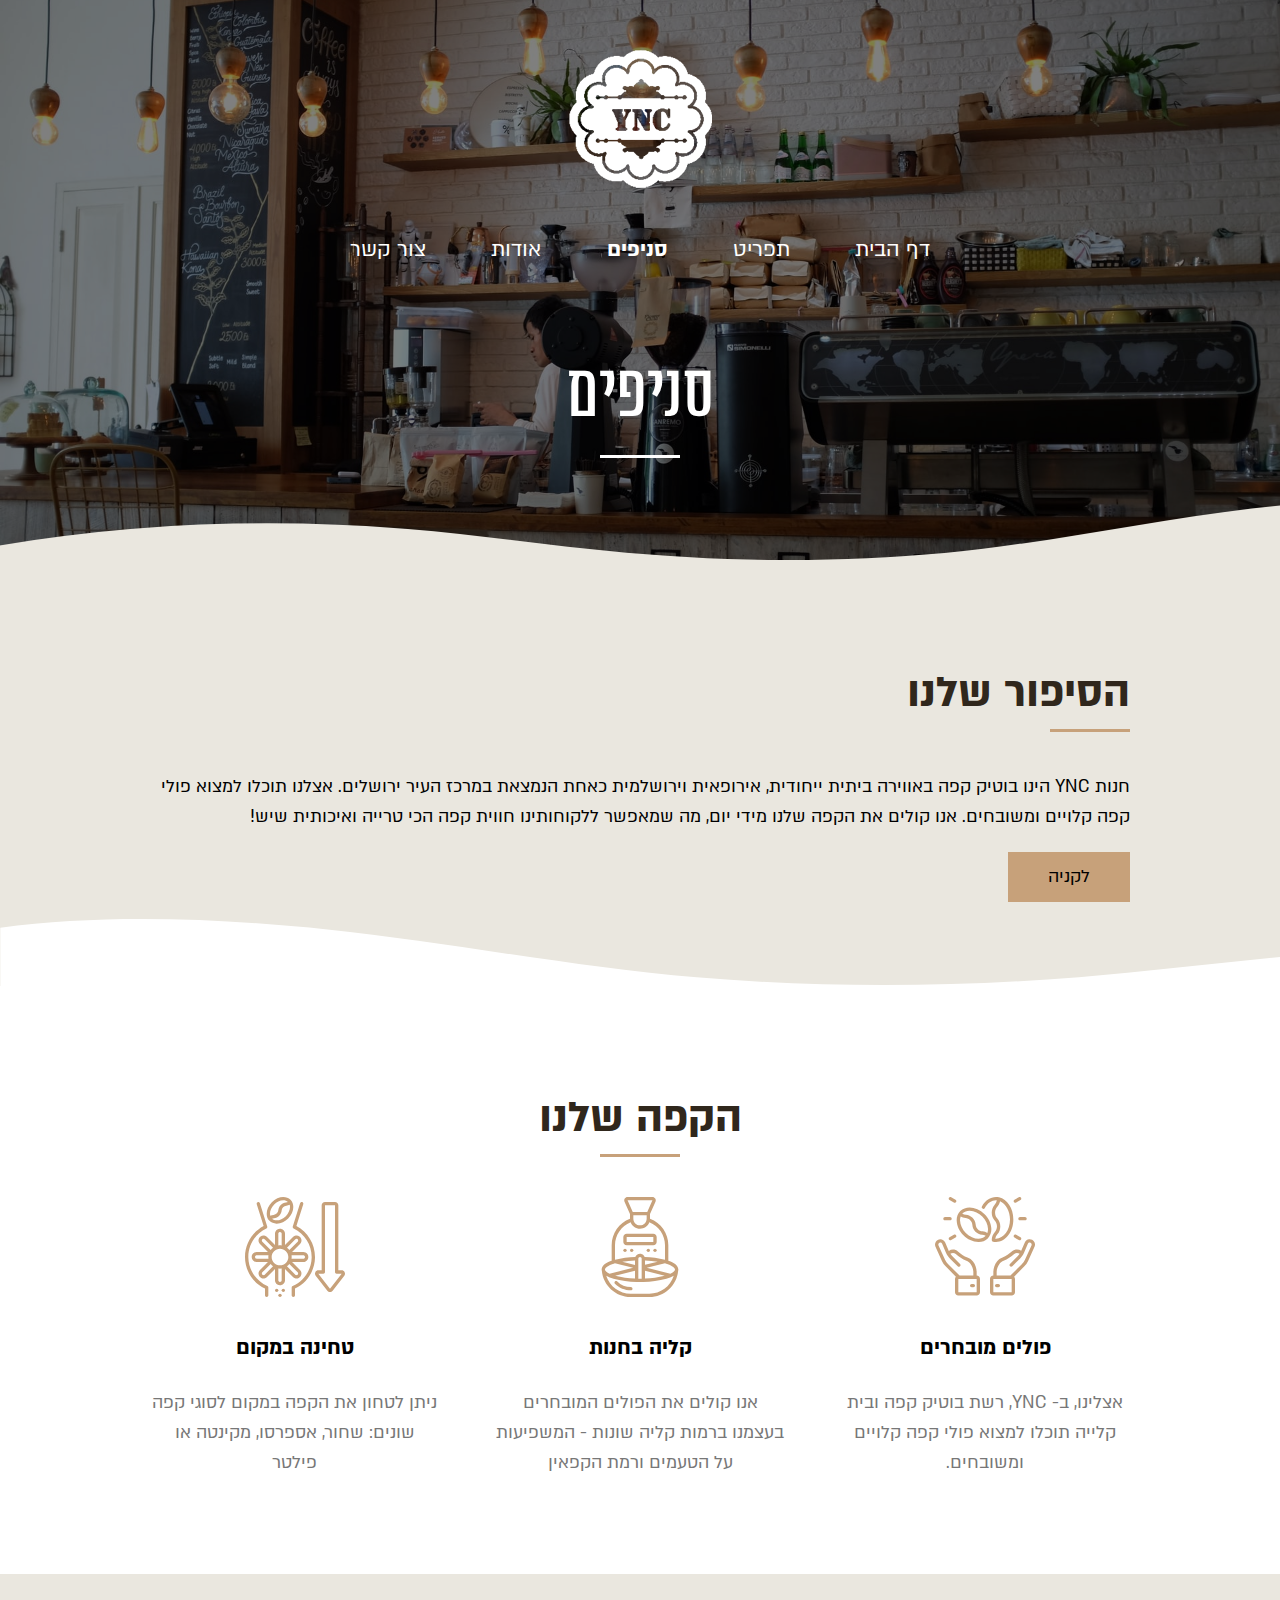
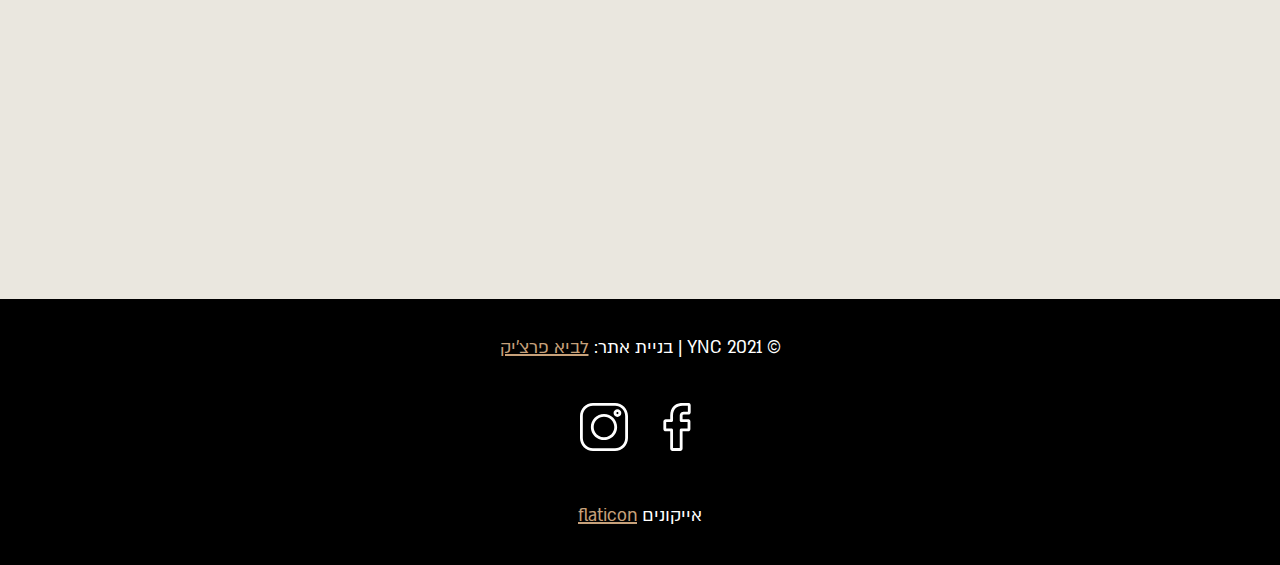
<file: semb/branches.html>
<!DOCTYPE html>
<html lang="he" dir="rtl">

<head>
  <meta charset="UTF-8">
  <title>סניפים | YNC</title>
  <link rel="stylesheet" href="style.css">
</head>

<body class="branches">

  <div class="banner">
    <header>
      <a href="index.html">
        <img src="img/logo.png" alt="You Need Coffee" class="logo">
      </a>
      <nav>
       <div class="container">
        <ul>
          <li><a href="index.html">דף הבית</a></li>
          <li><a href="menu.html">תפריט</a></li>
          <li class="current"><a href="branches.html">סניפים</a></li>
          <li><a href="about.html">אודות</a></li>
          <li><a href="contact.html">צור קשר</a></li>
        </ul>
        </div>
      </nav>
    </header>


    <div class="container">
      <h1>סניפים</h1>
    </div>

    <div class="custom-shape-divider-bottom-1615827307">
      <svg data-name="Layer 1" xmlns="http://www.w3.org/2000/svg" viewBox="0 0 1200 120" preserveAspectRatio="none">
        <path d="M321.39,56.44c58-10.79,114.16-30.13,172-41.86,82.39-16.72,168.19-17.73,250.45-.39C823.78,31,906.67,72,985.66,92.83c70.05,18.48,146.53,26.09,214.34,3V0H0V27.35A600.21,600.21,0,0,0,321.39,56.44Z" class="shape-fill"></path>
      </svg>
    </div>
  </div>
  <div class="about">
    <div class="container">
      <h2>הסיפור שלנו</h2>
      <p>
        חנות YNC הינו בוטיק קפה באווירה ביתית ייחודית, אירופאית וירושלמית כאחת הנמצאת במרכז העיר ירושלים.
        אצלנו תוכלו למצוא פולי קפה קלויים ומשובחים.
        אנו קולים את הקפה שלנו מידי יום, מה שמאפשר
        ללקוחותינו חווית קפה הכי טרייה ואיכותית שיש!

      </p>
      <a href="#" class="button">לקניה</a>
      <!--  <img src="img/Untitled-1.jpg" alt="">-->
    </div>
    <div class="custom-shape-divider-bottom-1615827767">
      <svg data-name="Layer 1" xmlns="http://www.w3.org/2000/svg" viewBox="0 0 1200 120" preserveAspectRatio="none">
        <path d="M321.39,56.44c58-10.79,114.16-30.13,172-41.86,82.39-16.72,168.19-17.73,250.45-.39C823.78,31,906.67,72,985.66,92.83c70.05,18.48,146.53,26.09,214.34,3V0H0V27.35A600.21,600.21,0,0,0,321.39,56.44Z" class="shape-fill"></path>
      </svg>
    </div>
  </div>

  <div class="features">
    <div class="container">
      <h2>הקפה שלנו</h2>
      <ul>
        <li>
          <img src="img/043-beans.svg" alt="">
          <h3>פולים מובחרים</h3>
          <p> אצלינו, ב- YNC, רשת בוטיק קפה ובית קלייה תוכלו למצוא פולי קפה קלויים ומשובחים.
          </p>
        </li>
        <li>
          <img src="img/032-oven.svg" alt="">
          <h3>קליה בחנות</h3>
          <p>אנו קולים את הפולים המובחרים בעצמנו ברמות קליה שונות - המשפיעות על הטעמים ורמת הקפאין</p>
        </li>
        <li>
          <img src="img/028-grinder.svg" alt="">
          <h3>טחינה במקום</h3>
          <p>ניתן לטחון את הקפה במקום לסוגי קפה שונים: שחור, אספרסו, מקינטה או פילטר</p>
        </li>
      </ul>
    </div>
  </div>

  <div class="video">
    <iframe width="560" height="315" src="https://www.youtube-nocookie.com/embed/l24cs-ivZ6g" frameborder="0" allow="accelerometer; autoplay; clipboard-write; encrypted-media; gyroscope; picture-in-picture" allowfullscreen></iframe>
  </div>

  <footer>
    <p>&copy; 2021 YNC |
      בניית אתר:
      <a href="https://laviwebsites.com">לביא פרצ׳יק</a>
    </p>

    <p class="social">
      <a href="http://www.facebook.com/youneedcoffee"><img src="img/facebook.svg" alt="פייסבוק"></a>
      <a href="https://instagram.com/you_need_coffee"><img src="img/instagram.svg" alt="אינסטגרם"></a>
    </p>

    <p>אייקונים <a href="https://www.flaticon.com/" title="Flaticon">flaticon</a></p>
  </footer>
</body></html>
</file>
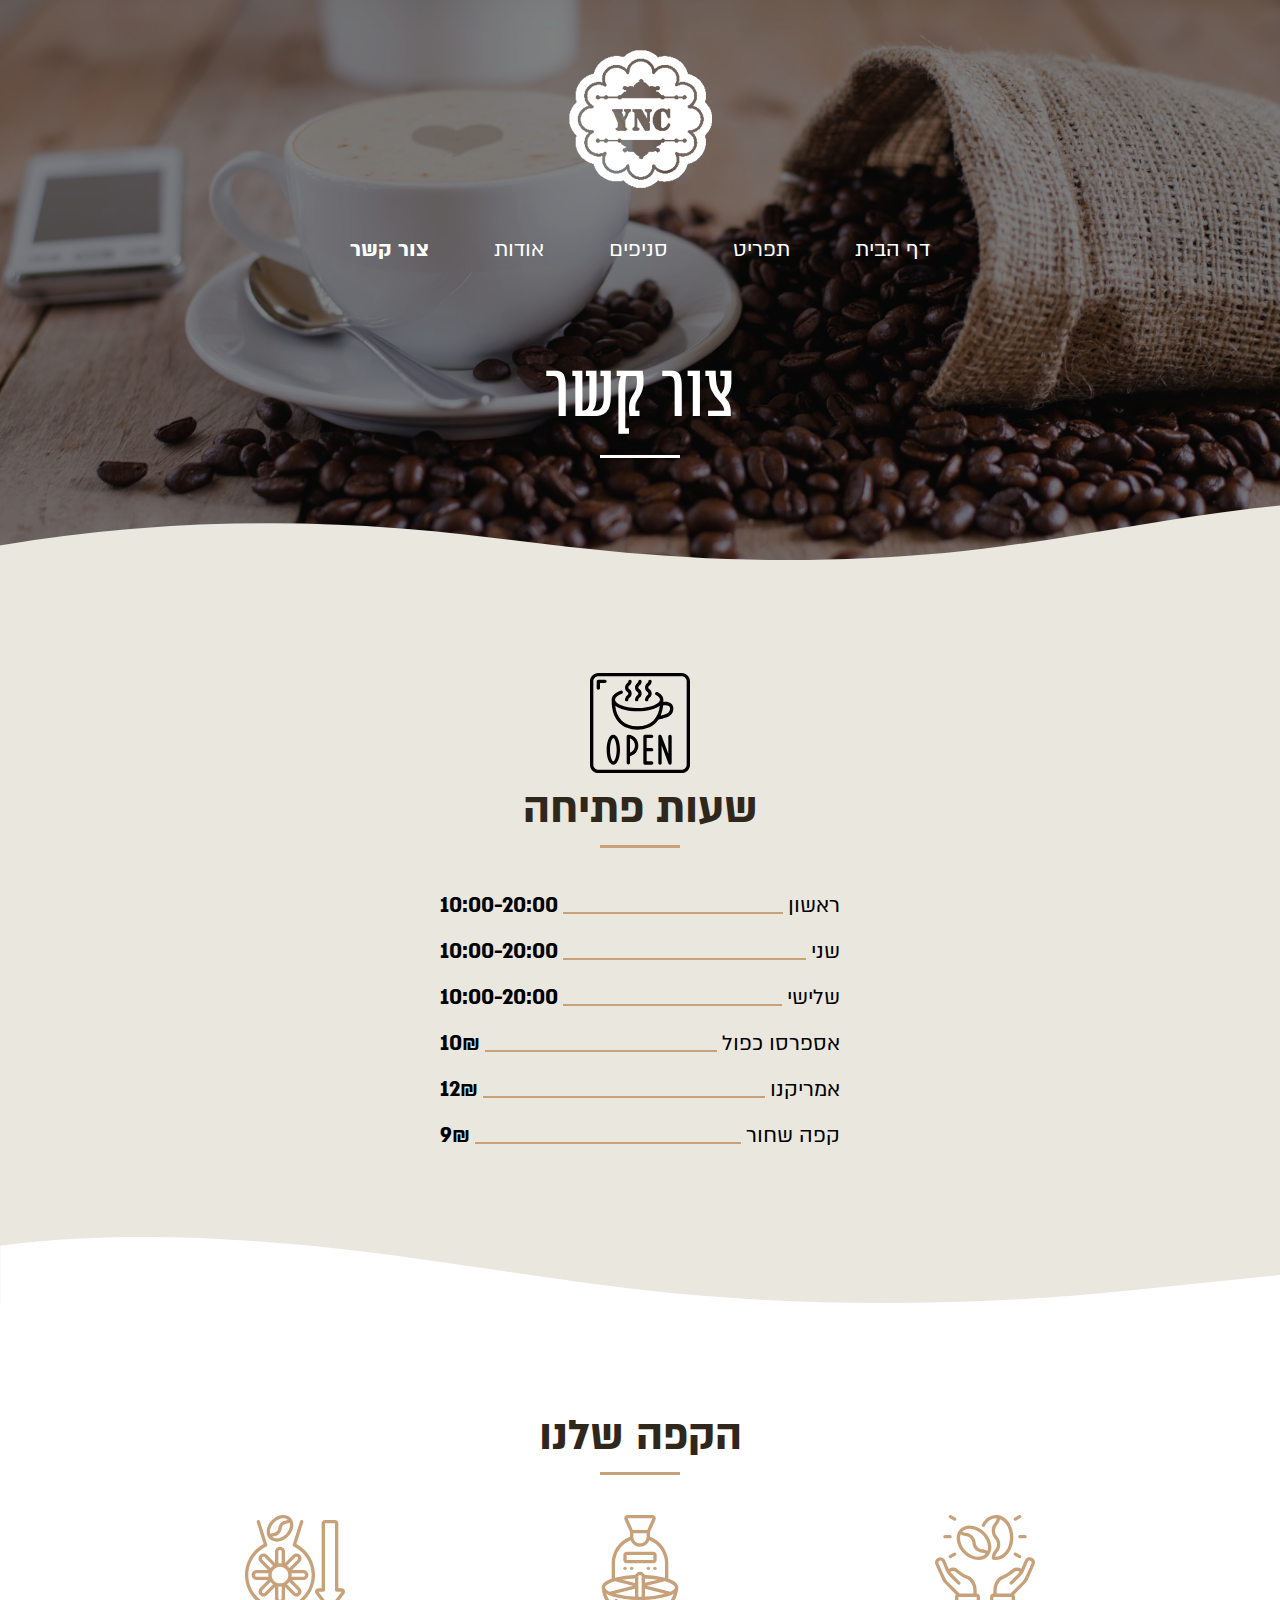
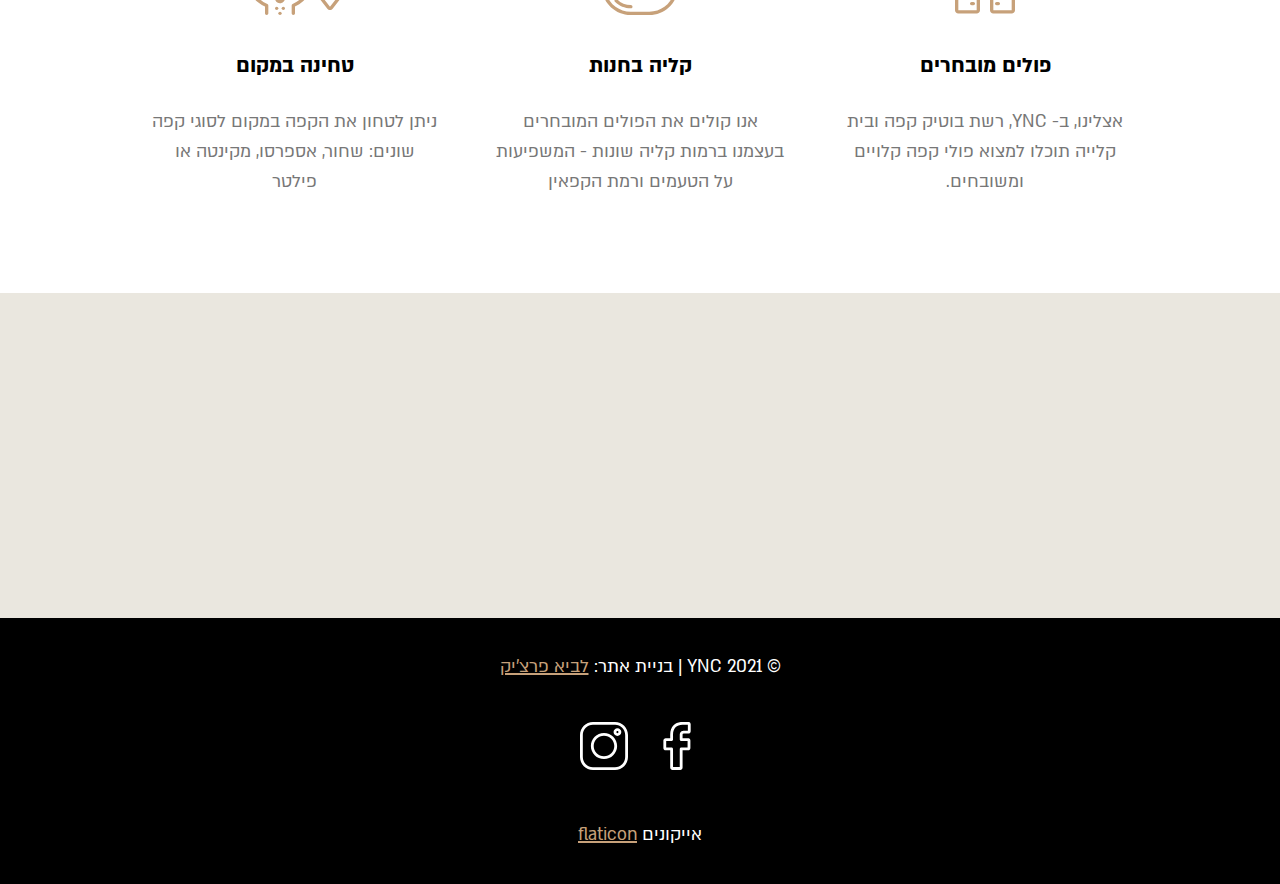
<file: semb/contact.html>
<!DOCTYPE html>
<html lang="he" dir="rtl">

<head>
  <meta charset="UTF-8">
  <title>צור קשר | YNC</title>
  <link rel="stylesheet" href="style.css">
</head>

<body class='contact'>

  <div class="banner">
    <header>
      <a href="index.html">
        <img src="img/logo.png" alt="You Need Coffee" class="logo">
      </a>
      <nav>
       <div class="container">
        <ul>
          <li><a href="index.html">דף הבית</a></li>
          <li><a href="menu.html">תפריט</a></li>
          <li><a href="branches.html">סניפים</a></li>
          <li><a href="about.html">אודות</a></li>
          <li class="current"><a href="contact.html">צור קשר</a></li>
        </ul>
        </div>
      </nav>
    </header>


    <div class="container">
      <h1>צור קשר</h1>

    </div>

    <div class="custom-shape-divider-bottom-1615827307">
      <svg data-name="Layer 1" xmlns="http://www.w3.org/2000/svg" viewBox="0 0 1200 120" preserveAspectRatio="none">
        <path d="M321.39,56.44c58-10.79,114.16-30.13,172-41.86,82.39-16.72,168.19-17.73,250.45-.39C823.78,31,906.67,72,985.66,92.83c70.05,18.48,146.53,26.09,214.34,3V0H0V27.35A600.21,600.21,0,0,0,321.39,56.44Z" class="shape-fill"></path>
      </svg>
    </div>
  </div>
  <div class="about">
    <div class="container">
      <div class="price-wrap">
        <img src="img/sign.svg" alt="">
        <h2>שעות פתיחה</h2>
        <ul class="price-list">
          <li>
            <div class="title">ראשון</div>
            <div class="line"></div>
            <div class="price">10:00-20:00</div>
          </li>
          <li>
            <div class="title">שני</div>
            <div class="line"></div>
             <div class="price">10:00-20:00</div>
          </li>
          <li>
            <div class="title">שלישי</div>
            <div class="line"></div>
             <div class="price">10:00-20:00</div>
          </li>
          <li>
            <div class="title">אספרסו כפול</div>
            <div class="line"></div>
            <div class="price">10₪</div>
          </li>
          <li>
            <div class="title">אמריקנו</div>
            <div class="line"></div>
            <div class="price">12₪</div>
          </li>
          <li>
            <div class="title">קפה שחור</div>
            <div class="line"></div>
            <div class="price">9₪</div>
          </li>
        </ul>
      </div>
      <!--  <img src="img/Untitled-1.jpg" alt="">-->
    </div>
    <div class="custom-shape-divider-bottom-1615827767">
      <svg data-name="Layer 1" xmlns="http://www.w3.org/2000/svg" viewBox="0 0 1200 120" preserveAspectRatio="none">
        <path d="M321.39,56.44c58-10.79,114.16-30.13,172-41.86,82.39-16.72,168.19-17.73,250.45-.39C823.78,31,906.67,72,985.66,92.83c70.05,18.48,146.53,26.09,214.34,3V0H0V27.35A600.21,600.21,0,0,0,321.39,56.44Z" class="shape-fill"></path>
      </svg>
    </div>
  </div>

  <div class="features">
    <div class="container">
      <h2>הקפה שלנו</h2>
      <ul>
        <li>
          <img src="img/043-beans.svg" alt="">
          <h3>פולים מובחרים</h3>
          <p> אצלינו, ב- YNC, רשת בוטיק קפה ובית קלייה תוכלו למצוא פולי קפה קלויים ומשובחים.
          </p>
        </li>
        <li>
          <img src="img/032-oven.svg" alt="">
          <h3>קליה בחנות</h3>
          <p>אנו קולים את הפולים המובחרים בעצמנו ברמות קליה שונות - המשפיעות על הטעמים ורמת הקפאין</p>
        </li>
        <li>
          <img src="img/028-grinder.svg" alt="">
          <h3>טחינה במקום</h3>
          <p>ניתן לטחון את הקפה במקום לסוגי קפה שונים: שחור, אספרסו, מקינטה או פילטר</p>
        </li>
      </ul>
    </div>
  </div>

  <div class="video">
    <iframe width="560" height="315" src="https://www.youtube-nocookie.com/embed/l24cs-ivZ6g" frameborder="0" allow="accelerometer; autoplay; clipboard-write; encrypted-media; gyroscope; picture-in-picture" allowfullscreen></iframe>
  </div>

  <footer>
    <p>&copy; 2021 YNC |
      בניית אתר:
      <a href="https://laviwebsites.com">לביא פרצ׳יק</a>
    </p>

    <p class="social">
      <a href="http://www.facebook.com/youneedcoffee"><img src="img/facebook.svg" alt="פייסבוק"></a>
      <a href="https://instagram.com/you_need_coffee"><img src="img/instagram.svg" alt="אינסטגרם"></a>
    </p>

    <p>אייקונים <a href="https://www.flaticon.com/" title="Flaticon">flaticon</a></p>
  </footer>
</body></html>
</file>
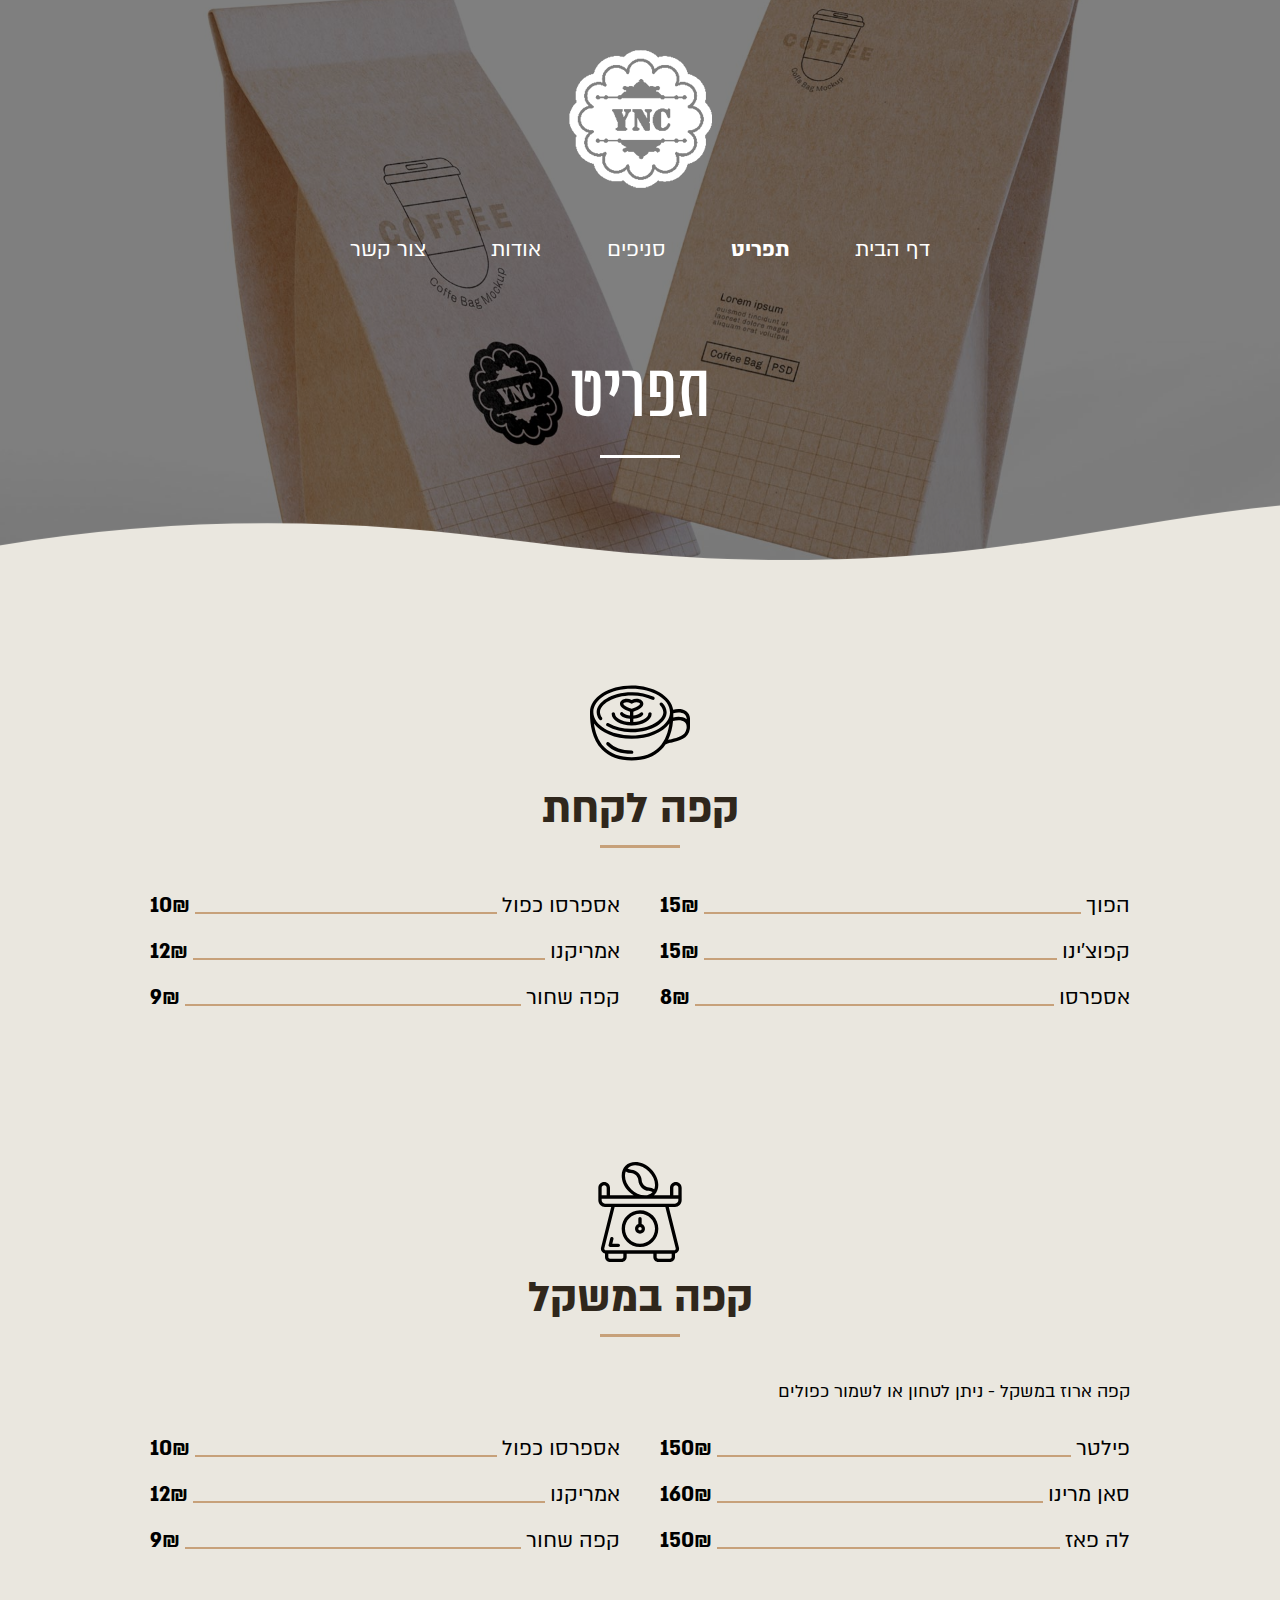
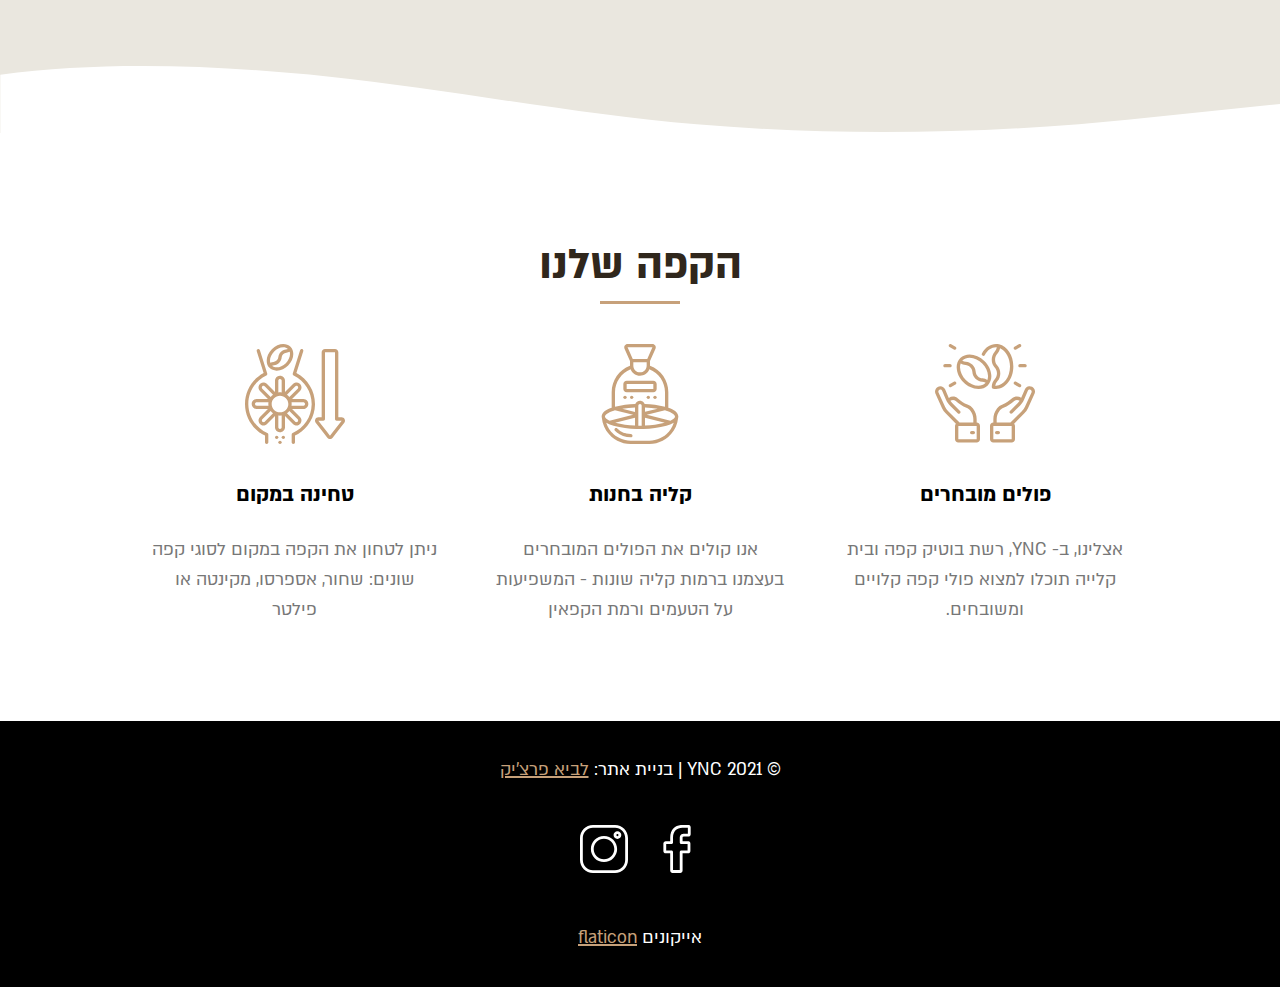
<file: semb/menu.html>
<!DOCTYPE html>
<html lang="he" dir="rtl">

<head>
  <meta charset="UTF-8">
  <title>תפריט | YNC</title>
  <link rel="stylesheet" href="style.css">
</head>

<body class="menu">

  <div class="banner">
    <header>
      <a href="index.html">
        <img src="img/logo.png" alt="You Need Coffee" class="logo">
      </a>
      <nav>
        <div class="container">
          <ul>
            <li><a href="index.html">דף הבית</a></li>
            <li class="current"><a href="menu.html">תפריט</a></li>
            <li><a href="branches.html">סניפים</a></li>
            <li><a href="about.html">אודות</a></li>
            <li><a href="contact.html">צור קשר</a></li>
          </ul>
        </div>
      </nav>
    </header>


    <div class="container">
      <h1>תפריט</h1>

    </div>

    <div class="custom-shape-divider-bottom-1615827307">
      <svg data-name="Layer 1" xmlns="http://www.w3.org/2000/svg" viewBox="0 0 1200 120" preserveAspectRatio="none">
        <path d="M321.39,56.44c58-10.79,114.16-30.13,172-41.86,82.39-16.72,168.19-17.73,250.45-.39C823.78,31,906.67,72,985.66,92.83c70.05,18.48,146.53,26.09,214.34,3V0H0V27.35A600.21,600.21,0,0,0,321.39,56.44Z" class="shape-fill"></path>
      </svg>
    </div>
  </div>
  <div class="about">
    <div class="container">
      <div class="price-wrap">
        <img src="img/latte.svg" alt="">
        <h2>קפה לקחת</h2>
        <ul class="price-list">
          <li>
            <div class="title">הפוך</div>
            <div class="line"></div>
            <div class="price">15₪</div>
          </li>
          <li>
            <div class="title">קפוצ׳ינו</div>
            <div class="line"></div>
            <div class="price">15₪</div>
          </li>
          <li>
            <div class="title">אספרסו</div>
            <div class="line"></div>
            <div class="price">8₪</div>
          </li>
          <li>
            <div class="title">אספרסו כפול</div>
            <div class="line"></div>
            <div class="price">10₪</div>
          </li>
          <li>
            <div class="title">אמריקנו</div>
            <div class="line"></div>
            <div class="price">12₪</div>
          </li>
          <li>
            <div class="title">קפה שחור</div>
            <div class="line"></div>
            <div class="price">9₪</div>
          </li>
        </ul>
      </div>
      <div class="price-wrap">
        <img src="img/scales.svg" alt="">
        <h2>קפה במשקל</h2>
        <p>קפה ארוז במשקל - ניתן לטחון או לשמור כפולים</p>
        <ul class="price-list">
          <li>
            <div class="title">פילטר</div>
            <div class="line"></div>
            <div class="price">150₪</div>
          </li>
          <li>
            <div class="title">סאן מרינו</div>
            <div class="line"></div>
            <div class="price">160₪</div>
          </li>
          <li>
            <div class="title">לה פאז</div>
            <div class="line"></div>
            <div class="price">150₪</div>
          </li>
          <li>
            <div class="title">אספרסו כפול</div>
            <div class="line"></div>
            <div class="price">10₪</div>
          </li>
          <li>
            <div class="title">אמריקנו</div>
            <div class="line"></div>
            <div class="price">12₪</div>
          </li>
          <li>
            <div class="title">קפה שחור</div>
            <div class="line"></div>
            <div class="price">9₪</div>
          </li>
        </ul>
      </div>
      <!--  <img src="img/Untitled-1.jpg" alt="">-->
    </div>
    <div class="custom-shape-divider-bottom-1615827767">
      <svg data-name="Layer 1" xmlns="http://www.w3.org/2000/svg" viewBox="0 0 1200 120" preserveAspectRatio="none">
        <path d="M321.39,56.44c58-10.79,114.16-30.13,172-41.86,82.39-16.72,168.19-17.73,250.45-.39C823.78,31,906.67,72,985.66,92.83c70.05,18.48,146.53,26.09,214.34,3V0H0V27.35A600.21,600.21,0,0,0,321.39,56.44Z" class="shape-fill"></path>
      </svg>
    </div>
  </div>

  <div class="features">
    <div class="container">
      <h2>הקפה שלנו</h2>
      <ul>
        <li>
          <img src="img/043-beans.svg" alt="">
          <h3>פולים מובחרים</h3>
          <p> אצלינו, ב- YNC, רשת בוטיק קפה ובית קלייה תוכלו למצוא פולי קפה קלויים ומשובחים.
          </p>
        </li>
        <li>
          <img src="img/032-oven.svg" alt="">
          <h3>קליה בחנות</h3>
          <p>אנו קולים את הפולים המובחרים בעצמנו ברמות קליה שונות - המשפיעות על הטעמים ורמת הקפאין</p>
        </li>
        <li>
          <img src="img/028-grinder.svg" alt="">
          <h3>טחינה במקום</h3>
          <p>ניתן לטחון את הקפה במקום לסוגי קפה שונים: שחור, אספרסו, מקינטה או פילטר</p>
        </li>
      </ul>
    </div>
  </div>



  <footer>
    <p>&copy; 2021 YNC |
      בניית אתר:
      <a href="https://laviwebsites.com">לביא פרצ׳יק</a>
    </p>

    <p class="social">
      <a href="http://www.facebook.com/youneedcoffee"><img src="img/facebook.svg" alt="פייסבוק"></a>
      <a href="https://instagram.com/you_need_coffee"><img src="img/instagram.svg" alt="אינסטגרם"></a>
    </p>

    <p>אייקונים <a href="https://www.flaticon.com/" title="Flaticon">flaticon</a></p>
  </footer>
</body></html>
</file>
<file: style.css>
body {
  margin: 0;
  font-family: 'Assistant', sans-serif;
  line-height: 1.5;
}
h1, h2, h3, h4, .button {
  font-family: 'Secular One', sans-serif;
  font-weight: 400;
}
.about {
  background: linear-gradient(rgba(0,0,0,0.5),rgba(0,0,0,0.5)), url(img/background.jpg) center;
  background-size: 100%;
  background-attachment: fixed;
  font-size: 24px;
  color: #fff;
}
.container {
  max-width:1024px;
  margin: auto;
}
img {
  max-width: 100%;
  width: auto;
  height: auto;
}
.about .container {
  display: grid;
  grid-template-columns: 1fr 1fr;
  align-items: center;
  grid-gap: 30px;
  padding-top: 40px ;
/*  text-align: justify;*/
}
.about img {
  display: block;
  margin-top: 40px;
}
h1 {
  font-size: 48px;
  line-height: 1.1;
}
.button {
  color: #fff;
  text-decoration: none;
  border: 3px solid #fff;
  padding: 14px 30px;
  display: inline-block;
  margin-top: 10px;
  transition: .3s;
  border-radius: 15px;
  margin-bottom: 10px;
}
.button:hover {
  background: #fff;
  color: #000;
}
.logo {
  max-width: 150px;
  display: block;
  margin: 10px auto;
}
.gallery {
  list-style: none;
  padding: 0;
  display: grid;
  grid-template-columns: 1fr 1fr;
  grid-gap: 40px;
  font-size: 21px;
  text-align: center;
  font-weight: bold;
  color: gray;
}
.gallery img {
  display: block;
}
h2 {
  font-size: 36px;
  text-align: center;
}
a {
  color: #000;
}

.contact {
  background: #b8bfcf;
  font-size: 24px;
  text-align: center;
  margin-top: 60px;
  padding: 40px 0;
}
.contact a:hover {
  opacity: 0.7;
}
.contact ul {
  list-style: none;
  padding: 0;
}
.contact li {
  margin-bottom: 7px;
}
.contact a {
  text-decoration: none;
}
.contact a:hover {
  text-decoration: underline;
}
.footer {
  background: #000;
  text-align: center;
  padding: 40px 0;
}
.footer a {
  margin: 0 10px;
}
</file>
<file: semb/style.css>
@font-face {
  font-family: 'almoni';
  src: url('fonts/almoni-neue/400/almoni-neue-aaa-400.woff') format('woff');
  font-weight: 400;
  font-style: normal;
}

@font-face {
  font-family: 'almoni';
  src: url('fonts/almoni-neue/700/almoni-neue-aaa-700.woff') format('woff');
  font-weight: 700;
  font-style: normal;
}

@font-face {
  font-family: 'ambivalenti';
  src: url('fonts/ambivalenti-tzar/400/ambivalenti-tzar-aaa-400.woff') format('woff');
  font-weight: 400;
  font-style: normal;
}

body {
  margin: 0;
  font-family: 'almoni', sans-serif;
  line-height: 1.5;
  font-size: 20px;
  /*  color: #c7a17a;*/
  background: #eae7df;
}

img {
  max-width: 100%;
  width: auto;
  height: auto;
}

h1 {
  font-size: 80px;
  font-family: 'ambivalenti';
  font-weight: 400;
}

h1:after {
  content: "";
  border-bottom: 3px solid #fff;
  width: 80px;
  display: block;
  margin: auto;
}

/*
h1:after {
  content: "";
  background: url(img/line.png) no-repeat;
  background-size: contain;
  height: 30px;
  max-width: 300px;
  display: block;
  margin: auto;
}
*/
h2 {
  font-size: 48px;
  color: #30271c;

}

h2:after {
  content: "";
  border-bottom: 3px solid #c7a17a;
  width: 80px;
  display: block;
}

a {
  color: #816241;
}

.button {
  text-decoration: none;
  color: #000;
  background: #c7a17a;
  padding: 10px 40px;
  display: inline-block;
}

.button:hover {
  background: #30271c;
  color: #fff;
}

.container {
  max-width: 980px;
  margin: auto;
}

header {
  text-align: center;
}
nav ul {
  list-style: none;
  padding: 0;
  display: flex;
  justify-content: space-between;
}
nav li {
  margin: 0 10px;
}
nav a {
  text-decoration: none;
  color: #fff;
  padding: 10px 0;
  display: block;
   border-bottom: 3px solid transparent;
}
.current a {
  font-weight: bold;
}
nav a:hover {
  border-bottom: 3px solid #fff;
  
}
.banner {
  background-image: linear-gradient(rgba(0, 0, 0, 0.5), rgba(0, 0, 0, 0.5)),
    url(img/mike-kenneally-zlwDJoKTuA8-unsplash.jpg);
  background-position: center 40%;
  background-size: cover;
  text-align: center;
  padding: 50px 0;
  color: #fff;
  position: relative;
}
.menu .banner {
  background-image: linear-gradient(rgba(0, 0, 0, 0.5), rgba(0, 0, 0, 0.5)),
    url(img/11166.jpg);
}
.branches .banner {
  background-image: linear-gradient(rgba(0, 0, 0, 0.5), rgba(0, 0, 0, 0.5)),
    url(img/branch.jpg);
}
.banner .container {
  max-width: 600px;
  font-size: 24px;
}

.features {
  background: #fff;
  text-align: center;
  padding: 56px 0;
}

.features ul {
  list-style: none;
  padding: 0;
  display: grid;
  grid-template-columns: 1fr 1fr 1fr;
  grid-gap: 56px;
}

.features img {
  max-width: 100px;
}

.features h2:after {
  margin: auto;
}

.features p {
  color: #777;
}

/*
.features a {
  text-decoration: none;
  color: #000;
  display: block;
}
*/
.video {
  text-align: center;
}

.our-story {
  padding: 56px 0;
}

footer {
  background: #000;
  color: #fff;
  text-align: center;
  padding: 14px 0;
}

footer a {
  color: #c7a17a;
}

footer img {
  width: 48px;
}

.social {
  margin: 40px 0;
}

.social a {
  margin: 0 10px;
}


.custom-shape-divider-bottom-1615827307 {
  position: absolute;
  bottom: 0;
  left: 0;
  width: 100%;
  overflow: hidden;
  line-height: 0;
  transform: rotate(180deg);
}

.custom-shape-divider-bottom-1615827307 svg {
  position: relative;
  display: block;
  width: calc(119% + 1.3px);
  height: 68px;
  transform: rotateY(180deg);
}

.custom-shape-divider-bottom-1615827307 .shape-fill {
  fill: #EAE7DF;
}

.about {
  position: relative;
  padding: 56px 0 84px;
}

.custom-shape-divider-bottom-1615827767 {
  position: absolute;
  bottom: 0;
  left: 0;
  width: 100%;
  overflow: hidden;
  line-height: 0;
  transform: rotate(180deg);
}

.custom-shape-divider-bottom-1615827767 svg {
  position: relative;
  display: block;
  width: calc(143% + 1.3px);
  height: 73px;
}

.custom-shape-divider-bottom-1615827767 .shape-fill {
  fill: #FFFFFF;
}


.price-list {
  list-style: none;
  padding: 0;
  font-size: 24px;
  columns:2;
  column-gap: 40px;
}
.price-list li {
  display: flex;
  margin-bottom: 10px;
}
.line {
  flex:1;
  border-bottom: 2px solid #c7a17a;
  height:1em;
  margin: 0 5px;
}
.price {
  font-weight: bold;
}
.price-wrap {
  padding: 56px 0;
}
.price-wrap img {
  width: 100px;
  margin: auto;
  display: block;
}
.price-wrap h2{
  text-align: center;
  margin-top: 0;
}
.price-wrap h2:after {
  margin: auto;
}
.contact .price-list {
  columns:1;
  max-width: 400px;
  margin: auto;
}

.team-wrap {
  background: #fff;
  padding: 30px 0;
  text-align: center;
}
.team-wrap h2:after {
  margin: auto;
}
.team {
  list-style: none;
  padding: 0;
  display: flex;
  flex-wrap: wrap;
  justify-content: center;
}
.team li {
  margin: 20px;
  max-width: 250px;
}
.team h3, .team p {
  margin: 0;
}
.team img {
/*  border-radius: 50%;*/
clip-path: polygon(25% 0%, 75% 0%, 100% 50%, 75% 100%, 25% 100%, 0% 50%);


}
.team p {
  color: #816241;
}
</file>
<file: try.css>
body {
  margin: 0;
  font-family: 'Assistant', sans-serif;
  line-height: 1.5;
  color: #656565;
}

a {
  color: #08c;
}
h1 {
  font-family: 'Amatic SC', cursive;
  font-size: 48px;
  color: #794522;
}

img {
  max-width: 100%;
  width: auto;
  height: auto;
}

h2 {
  font-weight: 300;
  font-size: 36px;
  color: #c1885b;
}
h3 {
  color: #c1885b;
}

.container {
  max-width: 800px;
  margin: auto;
}

.cta {
  background: #f7e4e6;
  font-size: 21px;
/*  text-align: center;*/
  padding: 20px;
  margin-top: 50px;
  margin-bottom: 50px;
  overflow: hidden;
}
.cta h3 {
  color: black;
}



.button {
  background: #2d688a;
  color: #fff;
  text-decoration: none;
  padding:10px 30px;
  display: inline-block;
  margin: 5px;
}

.button-black {
  background: #000;
}

.alignleft {
  max-width: 40%;
  float: left;
  margin-right: 14px;
  margin-bottom: 14px;
}


.cta .alignleft  {
  max-width: 150px;
}


.news {
  padding: 60px; 
  background: linear-gradient(rgba(0,0,0,0.5), rgba(0,0,0,0.5)), 
    url(img/bg.jpg);
   
/*
  background-image: 
    linear-gradient(rgba(0,0,0,0.5), rgba(0,0,0,0.5)), 
    url(img/bg.jpg);
*/
  background-position: center;
  background-size: cover;
  text-align: center;
  font-size: 24px;
  color: #fff;
}
.news h2 {
  color: #fff;
  font-size: 50px;
}


input {
  font: inherit;
  color: inherit;
  background: none;
  border: 2px solid #fff;
  padding: 5px;
}
label {
  margin-bottom:20px;
  display: block;
}
label span {
  display: inline-block;
  width: 100px;
}
.news .button {
  background: none;
}
</file>
<file: fb.css>
body {
  margin: 0;
  font-family: 'Assistant', sans-serif;
  line-height: 1.5;
}
a {
/*  color: darkred;*/
  
}
h1 {
  font-family: 'Secular One', cursive;
  font-size: 48px;
/*  color: brown;*/
}
img {
  max-width: 100%;
  width: auto;
  height: auto;
}
h2 {
  color: #08c;
  font-weight: 300;
  font-size: 36px;
/*  color: #c1a;*/
}
.container {
    max-width: 800px;
  margin: auto;
}
summary {
  cursor: pointer;
  margin-bottom: 5px;
}
summary:hover {
  background: #eee;
}
summary img {
  display: block;
}
details * {
  padding: 5px;
}
details[open] {
  border: 1px solid #ddd;
}
details[open] summary {
  border-bottom: 1px solid #ddd;
}
</file>
<file: feedback1/fb.css>
body {
  margin: 0;
  font-family: 'Assistant', sans-serif;
  line-height: 1.5;
}
a {
/*  color: darkred;*/
  
}
h1 {
  font-family: 'Secular One', cursive;
  font-size: 48px;
/*  color: brown;*/
}
img {
  max-width: 100%;
  width: auto;
  height: auto;
}
h2 {
  color: #08c;
  font-weight: 300;
  font-size: 36px;
/*  color: #c1a;*/
}
.container {
    max-width: 800px;
  margin: auto;
}
summary {
  cursor: pointer;
  margin-bottom: 5px;
}
summary:hover {
  background: #eee;
}
summary img {
  display: block;
}
details * {
  padding: 5px;
}
details[open] {
  border: 1px solid #ddd;
}
details[open] summary {
  border-bottom: 1px solid #ddd;
}
ul {
  list-style: none;
  padding: 0;
}
li {
  margin-bottom: 7px;
}
</file>
